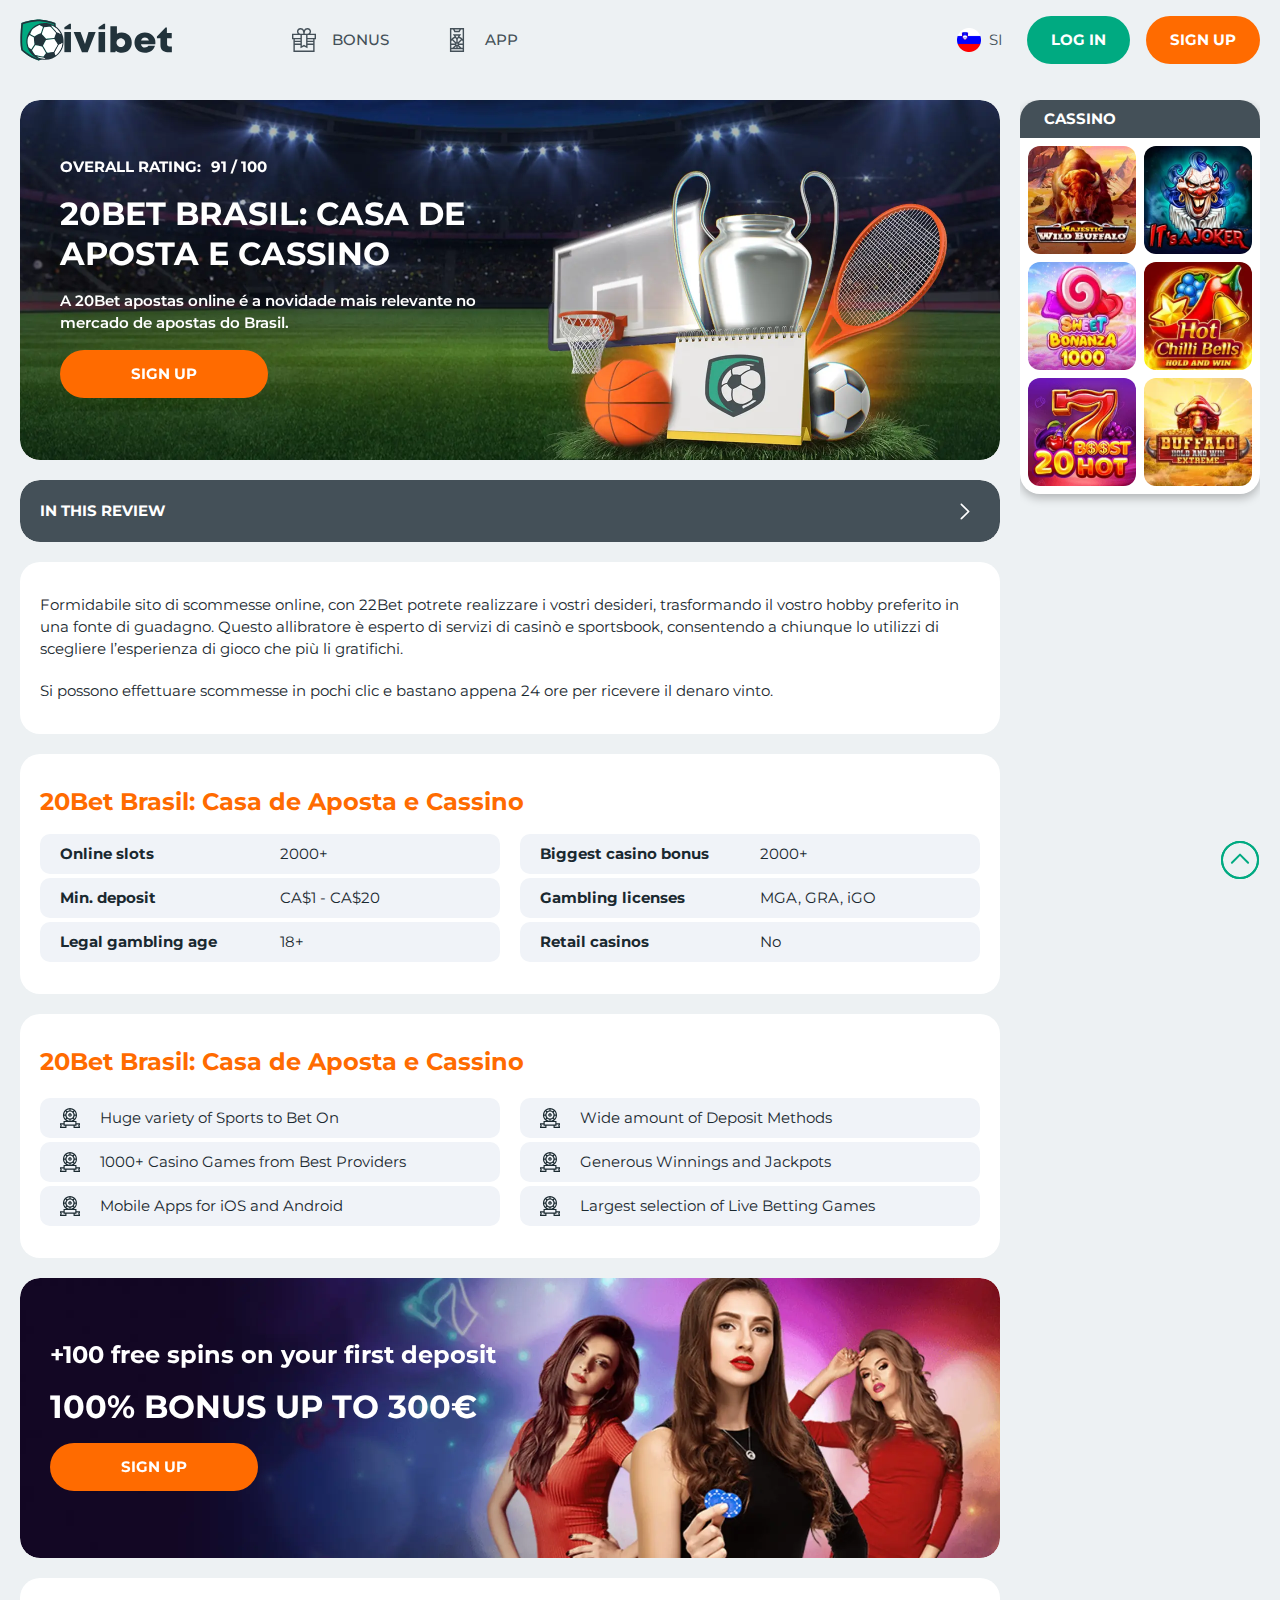
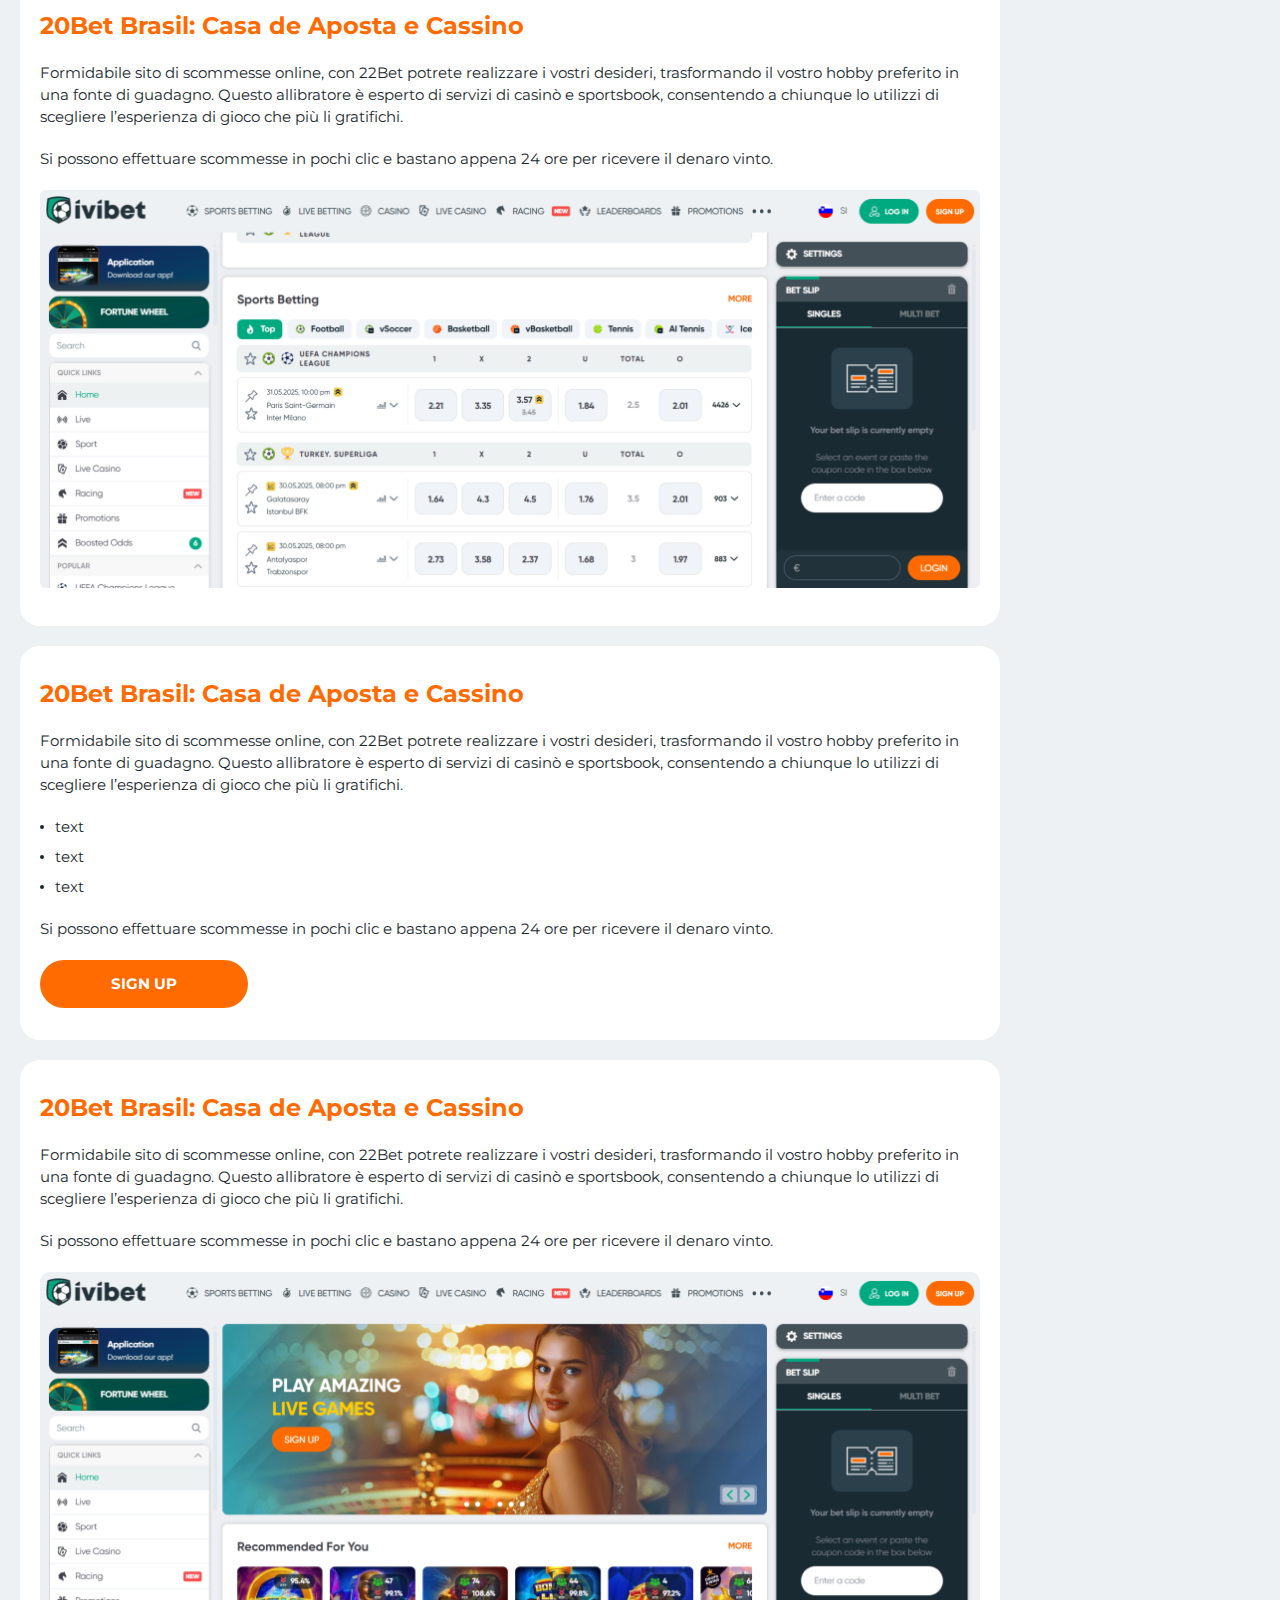
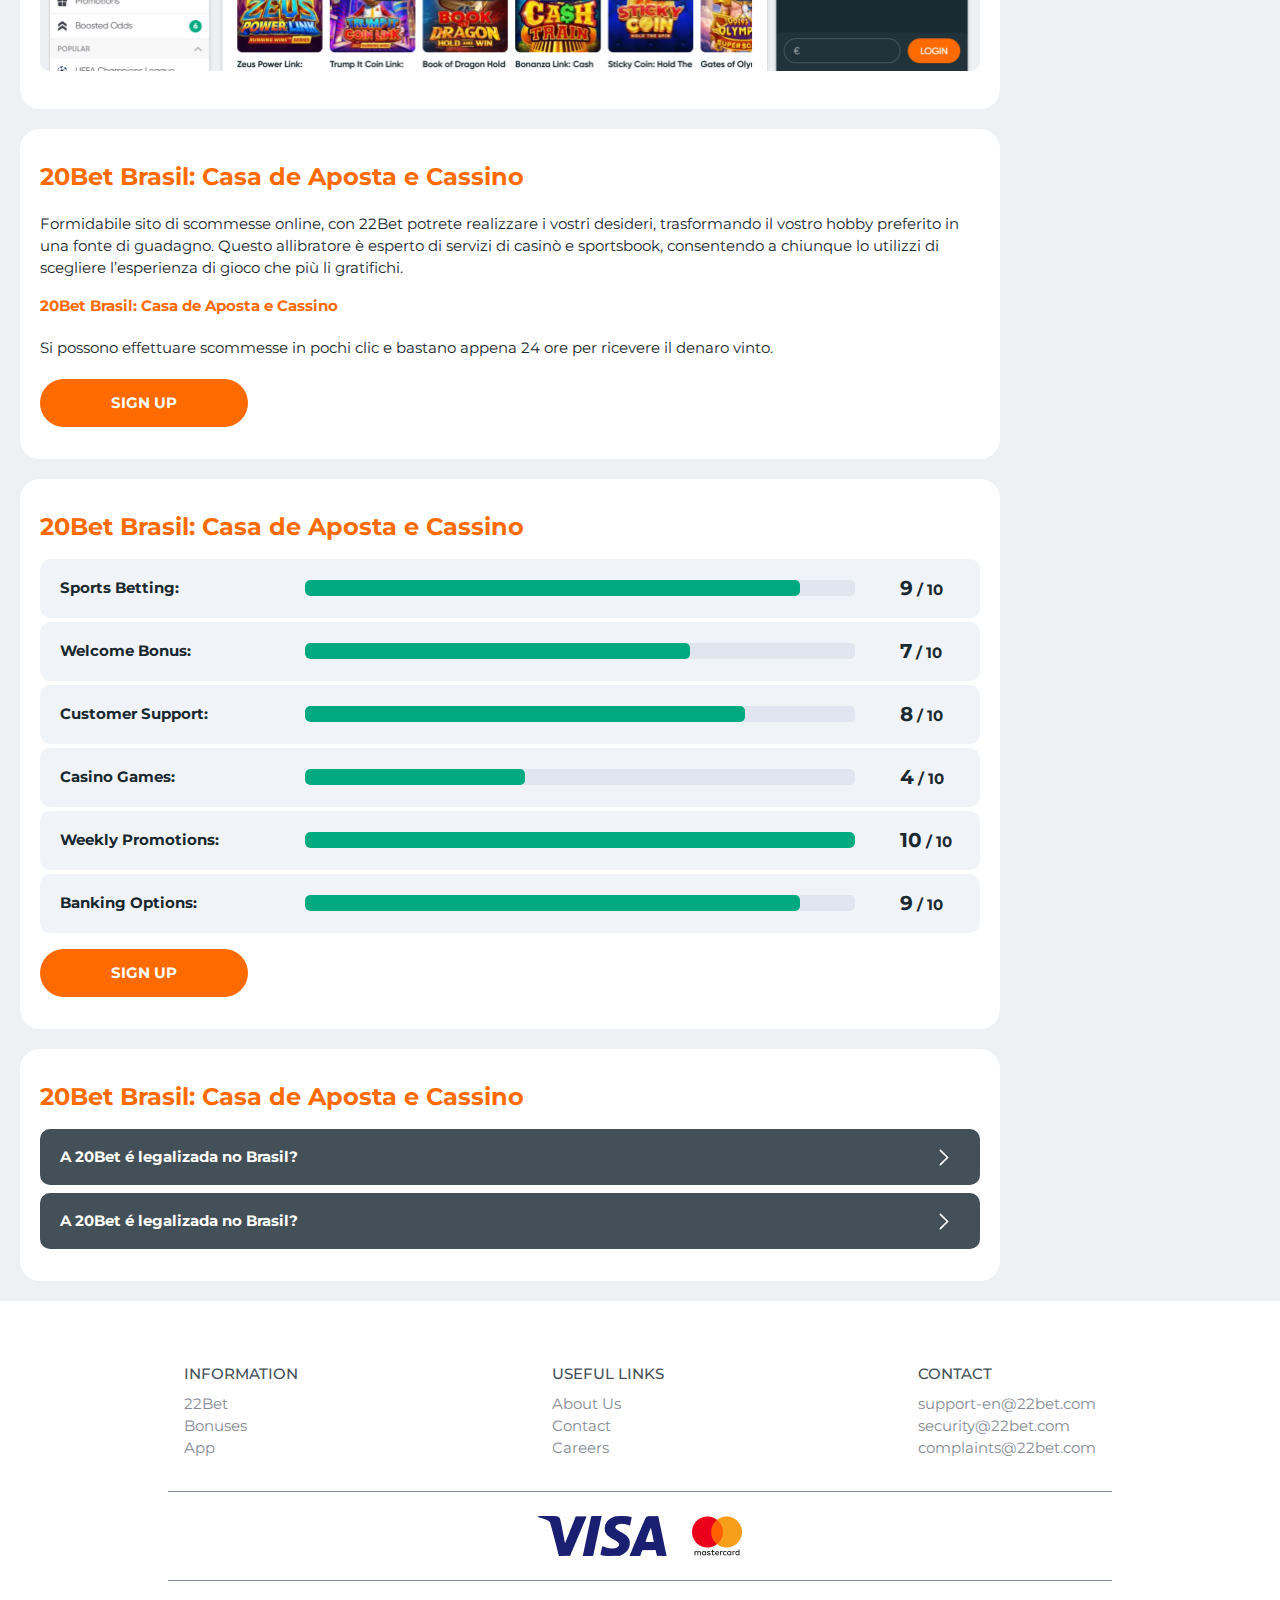
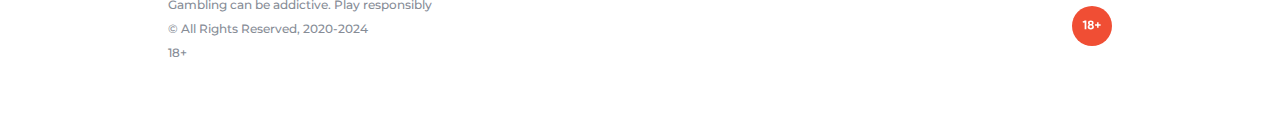
<file: index.html>
<!DOCTYPE html>
<html lang="si">
  <head>
    <meta charset="UTF-8" />
   
    <meta name="viewport" content="width=device-width, initial-scale=1.0" />
    <title>20Bet Brasil: casa de aposta e cassino</title>
    <meta name="description" content />
    <meta property="og:site_name" content />
    <meta property="og:title" content />
    <meta property="og:type" content="website" />
    <meta property="og:url" content />
    <meta property="og:image" content />
    <meta property="og:image:alt" content />
    <meta property="og:locale" content="si" />
    <meta property="og:description" content />
    <link rel="preconnect" href="https://fonts.googleapis.com" />
    <link rel="preconnect" href="https://fonts.gstatic.com" crossorigin />
   <link
  href="https://fonts.googleapis.com/css2?family=Montserrat:wght@100;200;300;400;500;600;700;800;900&display=swap"
  rel="stylesheet"
/>

    <link rel="stylesheet" href="./css/reset.css" />
    <link rel="stylesheet" href="./css/main.css" />
    <link rel="stylesheet" href="./css/media.css"/>
    <link rel="icon" href="./images/icon.png" type="image/x-icon"/>
    <script
    src="https://code.jquery.com/jquery-3.6.1.min.js"
    integrity="sha256-o88AwQnZB+VDvE9tvIXrMQaPlFFSUTR+nldQm1LuPXQ="
    crossorigin="anonymous"
  ></script>
  
 
  </head>
  <body>
    <header class="header">
      <section class="content header__content">
        <a href="#" class="logo header__logo"
          ><img src="./images/logo.svg" alt="logo" title
        /></a>
        <button class="header__btn-menu" >
          <svg width="16px" height="16px" viewBox="0 0 16 16" xmlns="http://www.w3.org/2000/svg">
              <rect y="0" width="16" height="3" rx="1.5"></rect>
              <rect y="6.5" width="16" height="3" rx="1.5"></rect>
              <rect y="13" width="16" height="3" rx="1.5"></rect>
            </svg>
        </button>

          <nav class="menu header__menu">
            <ul class="header__menu-list">
              <li>
                <a href="#">
                  <span
                    ><img src="./images/bonus-header.svg" alt="Bonus" title
                  /></span>
                  <span>Bonus</span>
                </a>
              </li>
             
              <li>
                <a href="#">
                  <span
                    ><img
                      src="./images/app-header.svg"
                      alt="mobile"
                      title
                  /></span>
                  <span>App</span>
                </a>
              </li>
             
            </ul>
            <div class="header__button header__button-menu " >
              <a href="#" class="button  button__login-menu">log in</a>
              <a href="#" class="button button__menu">sign up</a>
            </div>
          </nav>
        
          <div class="header__language">
            <div class="header__flag-wrap">
              <a class="header__country" href="#">
                <span><img src="./images/flag.png" alt=" Flag" title /></span>
                <span>si</span>
              </a>
            </div>
              
          </div>
         
            <a href="#" class="button button__login">log in</a>
            <a href="#" class="button button__singup">sign up</a>
         
      </section>
    </header>
     <main class="main home">
      <section class="main__wrap">
        <aside class="sidebar sidebar-left ">
          
                <div class="sidebar-left__quik">
                  <div class="menu__links-desk">Popular sport</div>
                  <ul class="menu__links">
                    <li>
                      <a href="#"
                        ><img
                          src="./images/main/soccer.svg"
                          alt="Soccer"
                          title
                        />Soccer</a
                      >
                    </li>
                    <li>
                      <a href="#"
                        ><img
                          src="./images/main/basketball.svg"
                          alt="Basketball"
                          title
                        />Basketball</a
                      >
                    </li>
                    <li>
                      <a href="#"
                        ><img
                          src="./images/main/table-tennis.svg"
                          alt="Table Tennis"
                          title
                        />Table Tennis</a
                      >
                    </li>
                    <li>
                      <a href="#"
                        ><img
                          src="./images/main/volleyball.svg"
                          alt="Volleyball"
                          title
                        />Volleyball</a
                      >
                    </li>
                    <li>
                      <a href="#"
                        ><img
                          src="./images/main/tennis.svg"
                          alt="Tennis"
                          title
                        />Tennis</a
                      >
                    </li>
                    <li>
                      <a href="#"
                        ><img
                          src="./images/main/esoccer.svg"
                          alt="ESoccer"
                          title
                        />ESoccer</a
                      >
                    </li>
                   
                  </ul>
                </div>
              
                <div class="sidebar-left__review">
                  <div class="menu__review-desk">In this review</div>
                  <ul class="menu__review">
                    <li><a href="#">Review of 22Bet</a></li>
                    <li><a href="#">Registration</a></li>
                    <li><a href="#">22Bet Betting Expert Reviews</a></li>
                    <li><a href="#">Layouts and navigation</a></li>
                    <li><a href="#">Sports betting</a></li>
                    <li><a href="#">Sports offers</a></li>
                    <li><a href="#">Live betting</a></li>
                    <li><a href="#">Cash out</a></li>
                    <li><a href="#">Live stream</a></li>
                  </ul>
                </div>
             
        </aside>
       <section class="content__wrapper ">

       
          <section class="content hero">
           
            <div class="background">
              <img src="./images/main/bg-main.webp" alt="hero" title />
              
            </div>
            <div class="hero__wrapper">
              <div class="hero__data">
                <div class="hero__rating" >
                  <p>Overall Rating:</p>
                 
                  <span >
                    <span >91</span>
                  <span>/</span> 
                  <span >100</span>
                
                  </span>
                </div>
                <h1 class="title general hero__title">
                  20Bet Brasil: casa de aposta e cassino
                </h1>
                <p class="hero__text">A 20Bet apostas online é a novidade mais relevante no mercado de apostas do Brasil.</p>
                <a href="#" class="button  hero__button">Sign Up</a>
              </div>
             
            </div>
          </section>
          <section class="content menu-review__content">
              

            
                <div class="menu__review-desk menu__review-content">In this review</div>
                <ul class="menu__review menu__review-list">
                  <li><a href="#">Review of 22Bet</a></li>
                  <li><a href="#">Registration</a></li>
                  <li><a href="#">22Bet Betting Expert Reviews</a></li>
                  <li><a href="#">Layouts and navigation</a></li>
                  <li><a href="#">Sports betting</a></li>
                  <li><a href="#">Sports offers</a></li>
                  <li><a href="#">Live betting</a></li>
                  <li><a href="#">Cash out</a></li>
                  <li><a href="#">Live stream</a></li>
                </ul>
             
          
          </section>
          <section class="content article">
            <p>
              Formidabile sito di scommesse online, con 22Bet potrete realizzare i vostri desideri, trasformando il vostro hobby preferito in una fonte di guadagno. Questo allibratore è esperto di servizi di casinò e sportsbook, consentendo a chiunque lo utilizzi di scegliere l’esperienza di gioco che più li gratifichi.
            </p>
            <p>
              Si possono effettuare scommesse in pochi clic e bastano appena 24 ore per ricevere il denaro vinto.
            </p>
          </section>
          <section class="content about">

            <h2 class="title high about__title">20Bet Brasil: Casa de Aposta e Cassino</h2>
            <table class="about__table">
              <tbody class="about__group">
                
                  <tr>
                  <td>Online slots</td>
                  <td>2000+</td>
                 </tr>
                 <tr>
                  <td>Min. deposit</td>
                  <td>CA$1 - CA$20</td>
                 </tr>
                 <tr>
                  <td>Legal gambling age</td>
                  <td>18+</td>
                 </tr>
                </div>
              </tbody>
              <tbody class="about__group">
                    <tr>
                    <td>Biggest casino bonus</td>
                    <td>2000+</td>
                  </tr>
                  <tr>
                    <td>Gambling licenses</td>
                    <td>MGA, GRA, iGO</td>
                  </tr>
                  <tr>
                    <td>Retail casinos</td>
                    <td>No</td>
                  </tr>
                </div>
              </tbody>
            </table>
          </section> 
          <section class="content features">
            <h2 class="title high features__title">20Bet Brasil: Casa de Aposta e Cassino</h2>
              <div class="features__list">
                <div class="features__info">
                
                <ul >
                  <li class="features__item">
                    
                          Huge variety of Sports to Bet On
                  </li>
                  <li>
                  
                    1000+ Casino Games from Best Providers
                  </li>
                  <li>
                    
                    Mobile Apps for iOS and Android
                  </li>
                
                </ul>
                </div>
           
               <div class="features__info">
                
            
                <ul >
                  <li>
                 
                    Wide amount of Deposit Methods
                  </li>
                  <li>
                    
                    Generous Winnings and Jackpots
                  </li>
                  <li>
                   
                    Largest selection of Live Betting Games
                  </li>
                  
                </ul>
               </div>
              </div>
            
          </section>  

          
       
         
          <section class="content banner">
           
            <div class="background banner__backgroud">
              <img
                src="./images/main//banner-main.webp"
                alt="banner"
                title
              />
              
            </div>
            <div class="banner__info">
              <h2 class="title high banner__title">
                +100 free spins on your first deposit
                <span>100% Bonus up to 300€</span>
              </h2>
              <a href="#" class="button banner__button">sign up</a>
            </div>
          </section>
          <section class="content article">
            <h2 class="title high article__title">20Bet Brasil: Casa de Aposta e Cassino</h2>
            <p>
              Formidabile sito di scommesse online, con 22Bet potrete realizzare i vostri desideri, trasformando il vostro hobby preferito in una fonte di guadagno. Questo allibratore è esperto di servizi di casinò e sportsbook, consentendo a chiunque lo utilizzi di scegliere l’esperienza di gioco che più li gratifichi.
            </p>
            <p>
              Si possono effettuare scommesse in pochi clic e bastano appena 24 ore per ricevere il denaro vinto.
            </p>
            <div class="images">
              <img src="./images/main/image1-main.png" alt="banner" title />
            </div>
          </section>
          <section class="content article">
            <h2 class="title high article__title">20Bet Brasil: Casa de Aposta e Cassino</h2>
            <p>
              Formidabile sito di scommesse online, con 22Bet potrete realizzare i vostri desideri, trasformando il vostro hobby preferito in una fonte di guadagno. Questo allibratore è esperto di servizi di casinò e sportsbook, consentendo a chiunque lo utilizzi di scegliere l’esperienza di gioco che più li gratifichi.
            </p>
            <ul>
              <li>text</li>
              <li>text</li>
              <li>text</li>
            </ul>
            <p>
              Si possono effettuare scommesse in pochi clic e bastano appena 24 ore per ricevere il denaro vinto.
            </p>
            
            <a href="#" class="button article__button">Sign Up</a>
          </section>
          <section class="content article">
            <h2 class="title high article__title">20Bet Brasil: Casa de Aposta e Cassino</h2>
            <p>
              Formidabile sito di scommesse online, con 22Bet potrete realizzare i vostri desideri, trasformando il vostro hobby preferito in una fonte di guadagno. Questo allibratore è esperto di servizi di casinò e sportsbook, consentendo a chiunque lo utilizzi di scegliere l’esperienza di gioco che più li gratifichi.
            </p>
            <p>
              Si possono effettuare scommesse in pochi clic e bastano appena 24 ore per ricevere il denaro vinto.
            <div class="images">
              <img src="./images/main/image2-main.png" alt="banner" title/>
            </div>
          </section>
          <section class="content article">
            <h2 class="title high article__title">20Bet Brasil: Casa de Aposta e Cassino</h2>
            <p>
              Formidabile sito di scommesse online, con 22Bet potrete realizzare i vostri desideri, trasformando il vostro hobby preferito in una fonte di guadagno. Questo allibratore è esperto di servizi di casinò e sportsbook, consentendo a chiunque lo utilizzi di scegliere l’esperienza di gioco che più li gratifichi.
            </p>

            <h3>20Bet Brasil: Casa de Aposta e Cassino</h3>

            <p>
              Si possono effettuare scommesse in pochi clic e bastano appena 24 ore per ricevere il denaro vinto.
            </p>
            <a href="#" class="button article__button">Sign Up</a>
          </section>
          <section class="content ratings ">
            <h2 class="ratings__title title high">
              20Bet Brasil: Casa de Aposta e Cassino
            </h2>
            
            <div class="ratings__content">
              <ul class="ratings__list">
                <li>
                 
                  <div  class="ratings__info">
                    
                    <span class="ratings__data">
                      <span>9</span>
                      <span>/</span>
                      <span>10</span>
                    </span>
                     <div class="ratings__img">
                    <span style="width: 90%" ></span>
                  </div>
                    <p>Sports betting:</p>
                
                  </div>
                 
                </li>
                <li>
                  
                  <div class="ratings__info">
                    <span class="ratings__data">
                      <span>7</span>
                      <span>/</span>
                      <span>10</span>
                    </span>
                      <div class="ratings__img">
                    <span style="width: 70%" ></span>
                  </div>
                    <p>Welcome Bonus:
                    </p> 
                  </div>
                 
                </li>
                <li>
                  
                  <div class="ratings__info">
                    <span class="ratings__data">
                      <span>8</span>
                      <span>/</span>
                      <span>10</span>
                    </span>
                     <div class="ratings__img">
                    <span style="width: 80%" ></span>
                  </div>
                    <p>Customer support:</p>
              
                  </div>
                 
              </li>
              </ul>
              <ul class="ratings__list">
              <li>
               
                <div class="ratings__info">
                  <span class="ratings__data">
                    <span>4</span>
                    <span>/</span>
                    <span>10</span>
                  </span>
                    <div class="ratings__img">
                    <span style="width: 40%" ></span>
                  </div>
                  <p>Casino games:</p>
                
                </div>
              
              
               
              </li>
                <li>
                 
                  <div class="ratings__info">
                    <span class="ratings__data">
                      <span>10</span>
                      <span>/</span>
                      <span>10</span>
                    </span>
                      <div class="ratings__img">
                    <span style="width: 100%" ></span>
                  </div>
                    <p>Weekly Promotions:
                    </p>
              
                  </div>
                  
                  
                </li> 
              <li>
               
                <div class="ratings__info">
                  <span class="ratings__data">
                    <span>9</span>
                    <span>/</span>
                    <span>10</span>
                  </span>
                   <div class="ratings__img">
                    <span style="width: 90%" ></span>
                  </div>
                  <p>Banking Options:</p>
                  
                </div> 
               
              </li> 
            
              </ul>
             
            </div>
         
            <a href="#" class="button ratings__button">Sign Up</a>
          </section>
          <section class="content faq">
            <h2 class="title high faq__title">20Bet Brasil: Casa de Aposta e Cassino</h2>
            <ul class="faq__list ">
              <li class="faq__item"  >
                <h3 class="title medium faq__subtitle js-button-expander"  >A 20Bet é legalizada no Brasil?
                 </h3>
                <div  class="faq__answer js-expand-content" >
                  <p  >
                    Sim, a casa de apostas tem licença emitida por Curaçao, que é reconhecida no Brasil e a permite atuar por aqui.
                  </p>
                </div>
              </li>
              <li class="faq__item"  >
                <h3 class="title medium faq__subtitle js-button-expander"  >A 20Bet é legalizada no Brasil?</h3>
                <div class="faq__answer js-expand-content" >
                  <p  >
                    Sim, a casa de apostas tem licença emitida por Curaçao, que é reconhecida no Brasil e a permite atuar por aqui.
                  </p>
                </div>
              </li> 
            </ul>
          </section>
          
        </section> 
        <aside class="sidebar sidebar-right ">
         
              <div class="sidebar-right__desk">
                          <div class="menu__cards">Cassino</div>
                    <ul class="menu__casino">
                      <li>
                        <a href="#"
                          ><img
                            src="./images/main/casino1.png"
                            alt="gallery-casino"
                            title
                        /></a>
                      </li>
                      <li>
                        <a href="#"
                          ><img
                            src="./images/main/casino2.png"
                            alt="gallery-casino"
                            title
                        /></a>
                      </li>
                      <li>
                        <a href="#"
                          ><img
                            src="./images/main/casino3.png"
                            alt="gallery-casino"
                            title
                        /></a>
                      </li>
                      <li>
                        <a href="#"
                          ><img
                            src="./images/main/casino4.png"
                            alt="gallery-casino"
                            title
                        /></a>
                      </li>
                      <li>
                        <a href="#"
                          ><img
                            src="./images/main/casino5.png"
                            alt="gallery-casino"
                            title
                        /></a>
                      </li>
                      <li>
                        <a href="#"
                          ><img
                            src="./images/main/casino6.png"
                            alt="gallery-casino"
                            title
                        /></a>
                      </li>
                    </ul>
              </div>
           
        </aside> 
        <div class=""  onclick="scrollToTop()">
          <button class="main__arrow" id="scrollToTopBtn"></button>
        </div> 
        
      </section>
    </main> 
     <footer class=" footer ">
      <section class="content footer__content">
        <ul class="footer__menu">
          <li>
            <div>Information</div>
            <ul class="footer__info">
              <li><a href="#">22Bet</a></li>
              <li><a href="#">Bonuses</a></li>
              <li><a href="#">App</a></li>
            </ul>
          </li>
          <li>
            <div>Useful Links</div>
            <ul class="footer__info">
              <li><a href="#">About Us</a></li>
              <li><a href="#">Contact</a></li>
              <li><a href="#">Careers</a></li>
            </ul>
          </li>
          <li>
            <div>Contact</div>
            <ul class="footer__info">
              <li><a href="mailto:support-en@22bet.com">support-en@22bet.com</a></li>
              <li><a href="mailto:security@22bet.com">security@22bet.com</a></li>
              <li><a href="mailto:complaints@22bet.com">complaints@22bet.com</a></li>
            </ul>
          </li>
        </ul>
       
          <ul class="footer__cards-list">
            <li>
              <a href="#"
                ><img src="./images/visa.png" alt="cardvisa" title
              /></a>
            </li>
            <li>
              <a href="#"
                ><img
                  src="./images/mastercard.png"
                  alt="mastercard"
                  title
              /></a>
            </li>
            
          </ul>
       
        <div class="footer__wrapp">
          <div class="footer__text">
            <p>
              Gambling can be addictive. Play responsibly
            </p>
            <p>&copy; All Rights Reserved, 2020-2024</p>
            <p>18+</p>
          </div>
          <div class="footer__age">
            <img src="./images/age.svg" alt="age" title />
          </div>
        </div>
        
      </section>
    </footer>
    <script src="./js/arrowUp.js" defer></script>
    <script src="./js/sidebar.js" defer></script>
    <script src="./js/expander.js" defer></script>
    <script src="./js/mobile-menu.js" defer></script>
   
  </body>
</html>
</file>
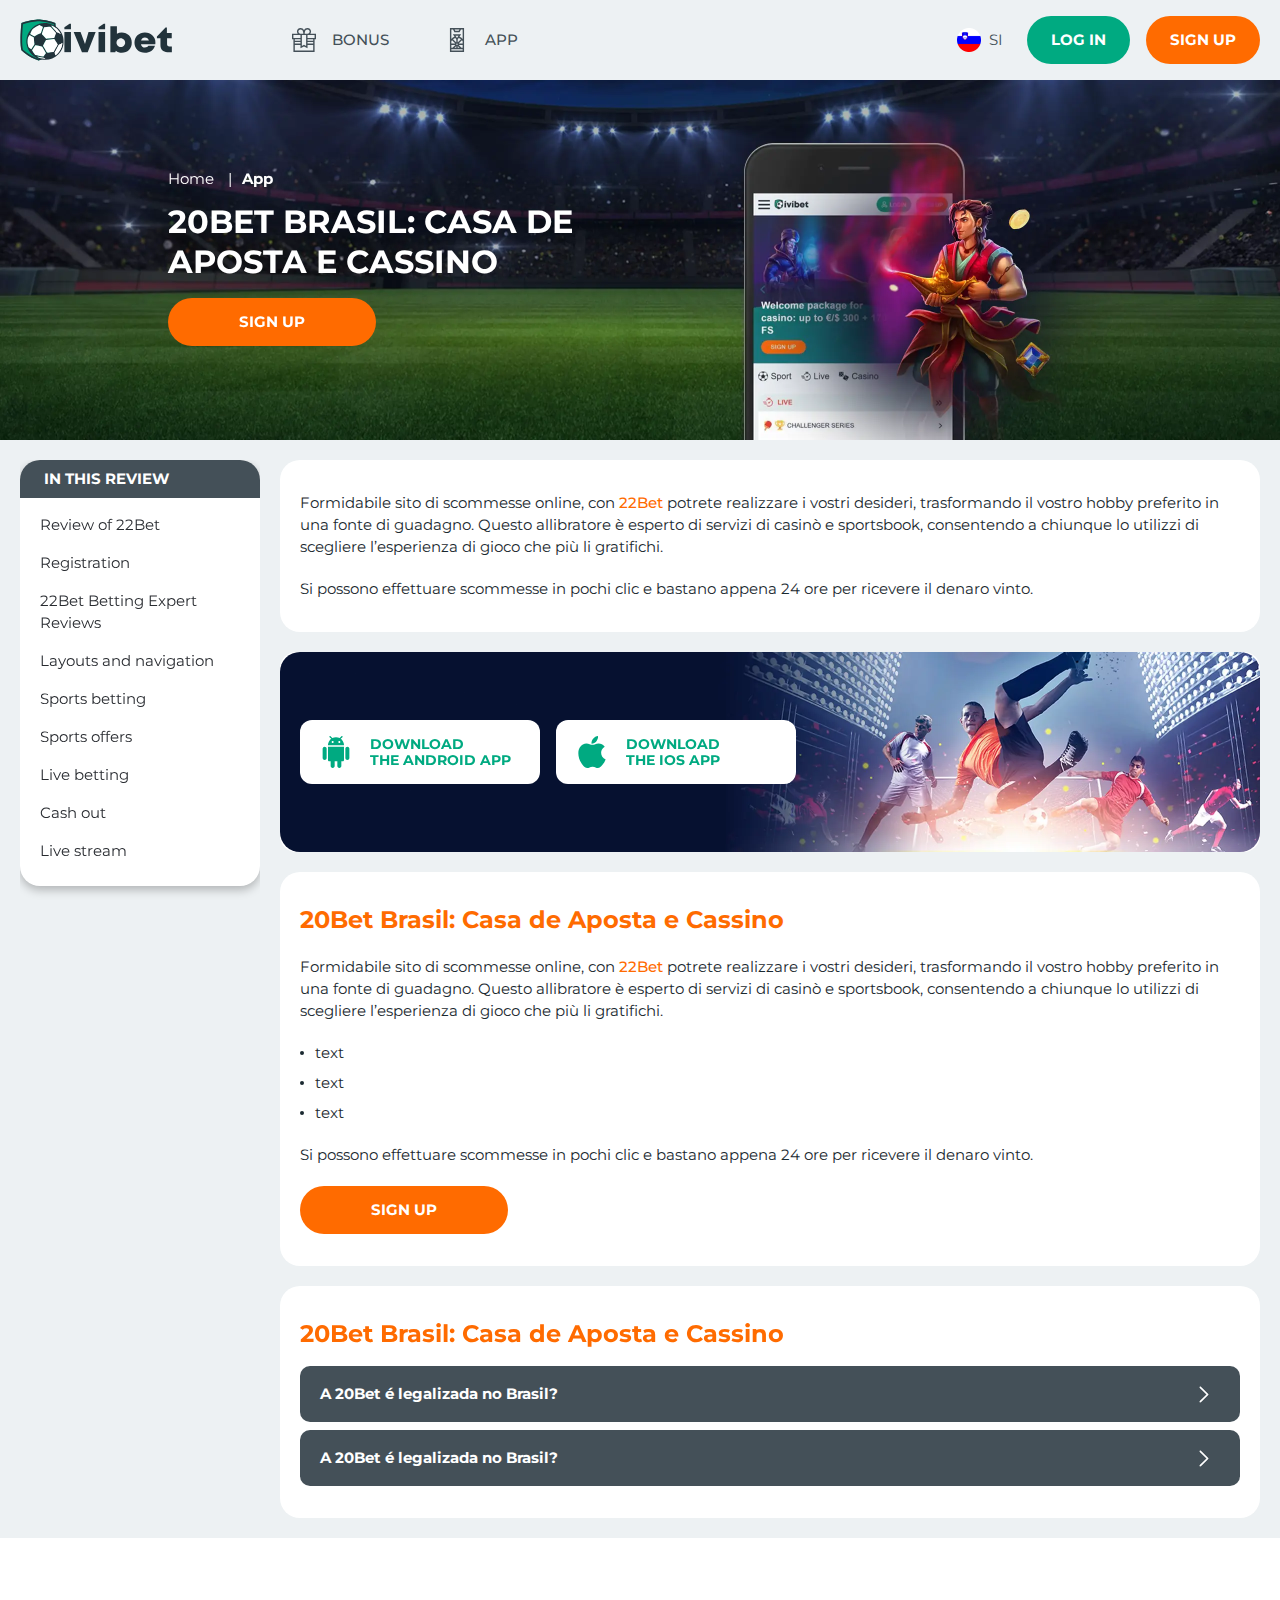
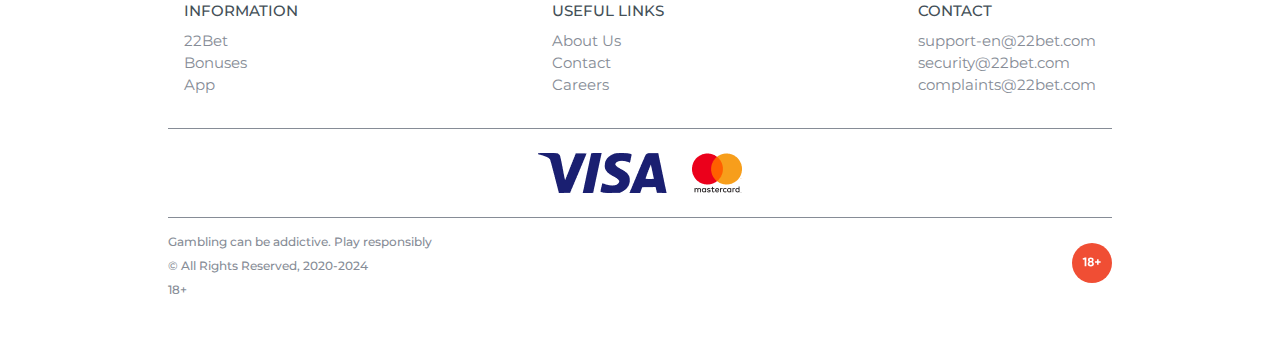
<file: app.html>
<!DOCTYPE html>
<html lang="si">
  <head>
    <meta charset="UTF-8" />
   
    <meta name="viewport" content="width=device-width, initial-scale=1.0" />
    <title>20Bet Brasil: casa de aposta e cassino</title>
    <meta name="description" content />
    <meta property="og:site_name" content />
    <meta property="og:title" content />
    <meta property="og:type" content="website" />
    <meta property="og:url" content />
    <meta property="og:image" content />
    <meta property="og:image:alt" content />
    <meta property="og:locale" content="si" />
    <meta property="og:description" content />
    <link rel="preconnect" href="https://fonts.googleapis.com" />
    <link rel="preconnect" href="https://fonts.gstatic.com" crossorigin />
    <link
  href="https://fonts.googleapis.com/css2?family=Montserrat:wght@100;200;300;400;500;600;700;800;900&display=swap"
  rel="stylesheet"
/>

    <link rel="stylesheet" href="./css/reset.css" />
    <link rel="stylesheet" href="./css/main.css" />
    <link rel="stylesheet" href="./css/media.css"/>
    <link rel="icon" href="./images/icon.png" type="image/x-icon"/>
    <script
    src="https://code.jquery.com/jquery-3.6.1.min.js"
    integrity="sha256-o88AwQnZB+VDvE9tvIXrMQaPlFFSUTR+nldQm1LuPXQ="
    crossorigin="anonymous"
  ></script>
 
 
  </head>
  <body>
    <header class="header">
      <section class="content header__content">
        <a href="#" class="logo header__logo"
          ><img src="./images/logo.svg" alt="logo" title
        /></a>
        <button class="header__btn-menu" >
          <svg width="16px" height="16px" viewBox="0 0 16 16" xmlns="http://www.w3.org/2000/svg">
              <rect y="0" width="16" height="3" rx="1.5"></rect>
              <rect y="6.5" width="16" height="3" rx="1.5"></rect>
              <rect y="13" width="16" height="3" rx="1.5"></rect>
            </svg>
        </button>

          <nav class="menu header__menu">
            <ul class="header__menu-list">
              <li>
                <a href="#">
                  <span
                    ><img src="./images/bonus-header.svg" alt="Bonus" title
                  /></span>
                  <span>Bonus</span>
                </a>
              </li>
              
              <li>
                <a href="#">
                  <span
                    ><img
                      src="./images/app-header.svg"
                      alt="mobile"
                      title
                  /></span>
                  <span>App</span>
                </a>
              </li>
             
            </ul>
            <div class="header__button header__button-menu " >
              <a href="#" class="button  button__login-menu">log in</a>
              <a href="#" class="button button__menu">sign up</a>
            </div>
          </nav>
        
          <div class="header__language">
            <div class="header__flag-wrap">
              <a class="header__country" href="#">
                <span><img src="./images/flag.png" alt=" Flag" title /></span>
                <span>si</span>
              </a>
            </div>
             
          </div>
         
            <a href="#" class="button button__login">log in</a>
            <a href="#" class="button button__singup">sign up</a>
         
      </section>
    </header>
     <main class="main home main-page">
        <section class=" hero hero__page">
           
            <div class="background background-page">
              <img src="./images/app/bg-app.webp" alt="hero" title />
              
            </div>
            <div class="hero__wrapper hero__wrapper-page">
              <div class="hero__data hero__data-page">
                <ul class="breadcrumbs"
                
              >
                <li
                 
                >
                  <a href="#" >
                    <span >Home</span></a
                  >
                
                </li>
                <li
                 
                >
                  <a href="#" > <span >App</span></a>
                
                </li>
              </ul>
                <h1 class="title general hero__title">
                  20Bet Brasil: casa de aposta e cassino
                </h1>
                
                <a href="#" class="button  hero__button">Sign Up</a>
              </div>
             
            </div>
          </section>
      <section class="main__wrap main__wrap-page">
        <aside class="sidebar sidebar-left sidebar-left-page ">
          
              
                <div class="sidebar-left__review">
                  <div class="menu__review-desk">In this review</div>
                  <ul class="menu__review">
                    <li><a href="#">Review of 22Bet</a></li>
                    <li><a href="#">Registration</a></li>
                    <li><a href="#">22Bet Betting Expert Reviews</a></li>
                    <li><a href="#">Layouts and navigation</a></li>
                    <li><a href="#">Sports betting</a></li>
                    <li><a href="#">Sports offers</a></li>
                    <li><a href="#">Live betting</a></li>
                    <li><a href="#">Cash out</a></li>
                    <li><a href="#">Live stream</a></li>
                  </ul>
                </div>
             
        </aside>
       <section class="content__wrapper content__wrapper-page">
          <section class="content menu-review__content menu-review__content-page">
                <div class="menu__review-desk menu__review-content ">In this review</div>
                <ul class="menu__review menu__review-list">
                  <li><a href="#">Review of 22Bet</a></li>
                  <li><a href="#">Registration</a></li>
                  <li><a href="#">22Bet Betting Expert Reviews</a></li>
                  <li><a href="#">Layouts and navigation</a></li>
                  <li><a href="#">Sports betting</a></li>
                  <li><a href="#">Sports offers</a></li>
                  <li><a href="#">Live betting</a></li>
                  <li><a href="#">Cash out</a></li>
                  <li><a href="#">Live stream</a></li>
                </ul>
          </section>
          <section class="content article">
            <p>
              Formidabile sito di scommesse online, con
              <a href="#" class="article__links">22Bet</a> potrete realizzare i
              vostri desideri, trasformando il vostro hobby preferito in una
              fonte di guadagno. Questo allibratore è esperto di servizi di
              casinò e sportsbook, consentendo a chiunque lo utilizzi di
              scegliere l’esperienza di gioco che più li gratifichi.
            </p>
            <p>
              Si possono effettuare scommesse in pochi clic e bastano appena 24
              ore per ricevere il denaro vinto.
            </p>
          </section>
          <section class="content banner banner__app">
            <div class="background banner__background-app">
              <img src="./images/app/banner-app.webp" alt="banner" title />
              
            </div>
            <div class="banner__content banner__content-app">
              <div class="button__wrap-app">
                <a href="#" class="banner__btn banner__btn-app">
                Download </br>
                the IOS app
                </a>
                <a href="#" class="banner__btn banner__btn-android"
                  >Download </br> the Android app</a
                >
              </div>
              
           
            </div>
          </section>
        
          <section class="content article">
            <h2 class="title high article__title">
              20Bet Brasil: Casa de Aposta e Cassino
            </h2>
            <p>
              Formidabile sito di scommesse online, con
              <a href="#" class="article__links">22Bet</a> potrete realizzare i
              vostri desideri, trasformando il vostro hobby preferito in una
              fonte di guadagno. Questo allibratore è esperto di servizi di
              casinò e sportsbook, consentendo a chiunque lo utilizzi di
              scegliere l’esperienza di gioco che più li gratifichi.
            </p>
            <ul>
              <li>text</li>
              <li>text</li>
              <li>text</li>
            </ul>
            <p>
              Si possono effettuare scommesse in pochi clic e bastano appena 24
              ore per ricevere il denaro vinto.
            </p>

            <a href="#" class="button article__button">Sign Up</a>
          </section>
          <section class="content faq">
            <h2 class="title high faq__title">20Bet Brasil: Casa de Aposta e Cassino</h2>
            <ul class="faq__list ">
              <li class="faq__item"  >
                <h3 class="title medium faq__subtitle js-button-expander"  >A 20Bet é legalizada no Brasil?
                 </h3>
                <div  class="faq__answer js-expand-content" >
                  <p  >
                    Sim, a casa de apostas tem licença emitida por Curaçao, que é reconhecida no Brasil e a permite atuar por aqui.
                  </p>
                </div>
              </li>
              <li class="faq__item"  >
                <h3 class="title medium faq__subtitle js-button-expander"  >A 20Bet é legalizada no Brasil?</h3>
                <div class="faq__answer js-expand-content" >
                  <p  >
                    Sim, a casa de apostas tem licença emitida por Curaçao, que é reconhecida no Brasil e a permite atuar por aqui.
                  </p>
                </div>
              </li> 
            </ul>
          </section>
         
        </section> 
       
        
      </section>
    </main> 
     <footer class=" footer ">
      <section class="content footer__content">
        <ul class="footer__menu">
          <li>
            <div>Information</div>
            <ul class="footer__info">
              <li><a href="#">22Bet</a></li>
              <li><a href="#">Bonuses</a></li>
              <li><a href="#">App</a></li>
            </ul>
          </li>
          <li>
            <div>Useful Links</div>
            <ul class="footer__info">
              <li><a href="#">About Us</a></li>
              <li><a href="#">Contact</a></li>
              <li><a href="#">Careers</a></li>
            </ul>
          </li>
          <li>
            <div>Contact</div>
            <ul class="footer__info">
              <li><a href="mailto:support-en@22bet.com">support-en@22bet.com</a></li>
              <li><a href="mailto:security@22bet.com">security@22bet.com</a></li>
              <li><a href="mailto:complaints@22bet.com">complaints@22bet.com</a></li>
            </ul>
          </li>
        </ul>
       
          <ul class="footer__cards-list">
            <li>
              <a href="#"
                ><img src="./images/visa.png" alt="cardvisa" title
              /></a>
            </li>
            <li>
              <a href="#"
                ><img
                  src="./images/mastercard.png"
                  alt="mastercard"
                  title
              /></a>
            </li>
            
          </ul>
       
        <div class="footer__wrapp">
          <div class="footer__text">
            <p>
              Gambling can be addictive. Play responsibly
            </p>
            <p>&copy; All Rights Reserved, 2020-2024</p>
            <p>18+</p>
          </div>
          <div class="footer__age">
            <img src="./images/age.svg" alt="age" title />
          </div>
        </div>
        
      </section>
    </footer>
   
    <script src="./js/sidebar.js" defer></script>
    <script src="./js/expander.js" defer></script>
    <script src="./js/mobile-menu.js" defer></script>
    
  </body>
</html>
</file>
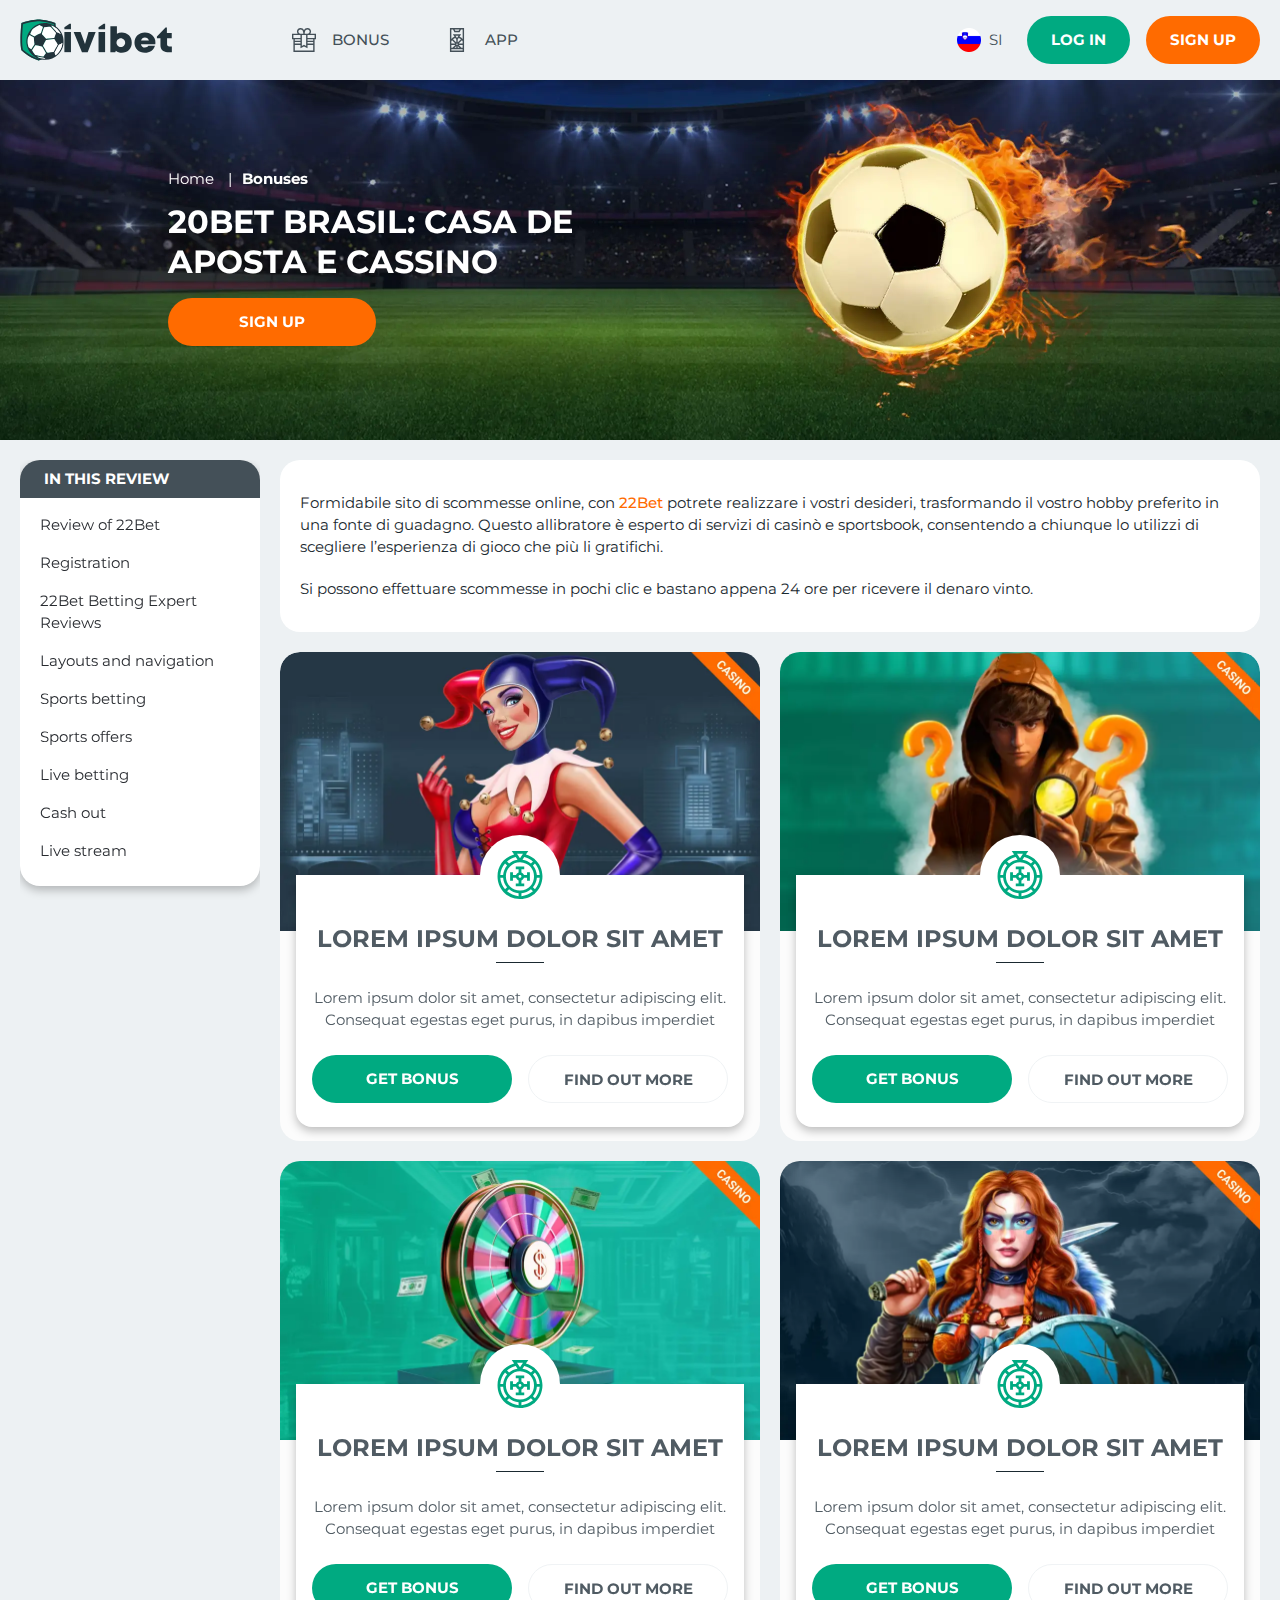
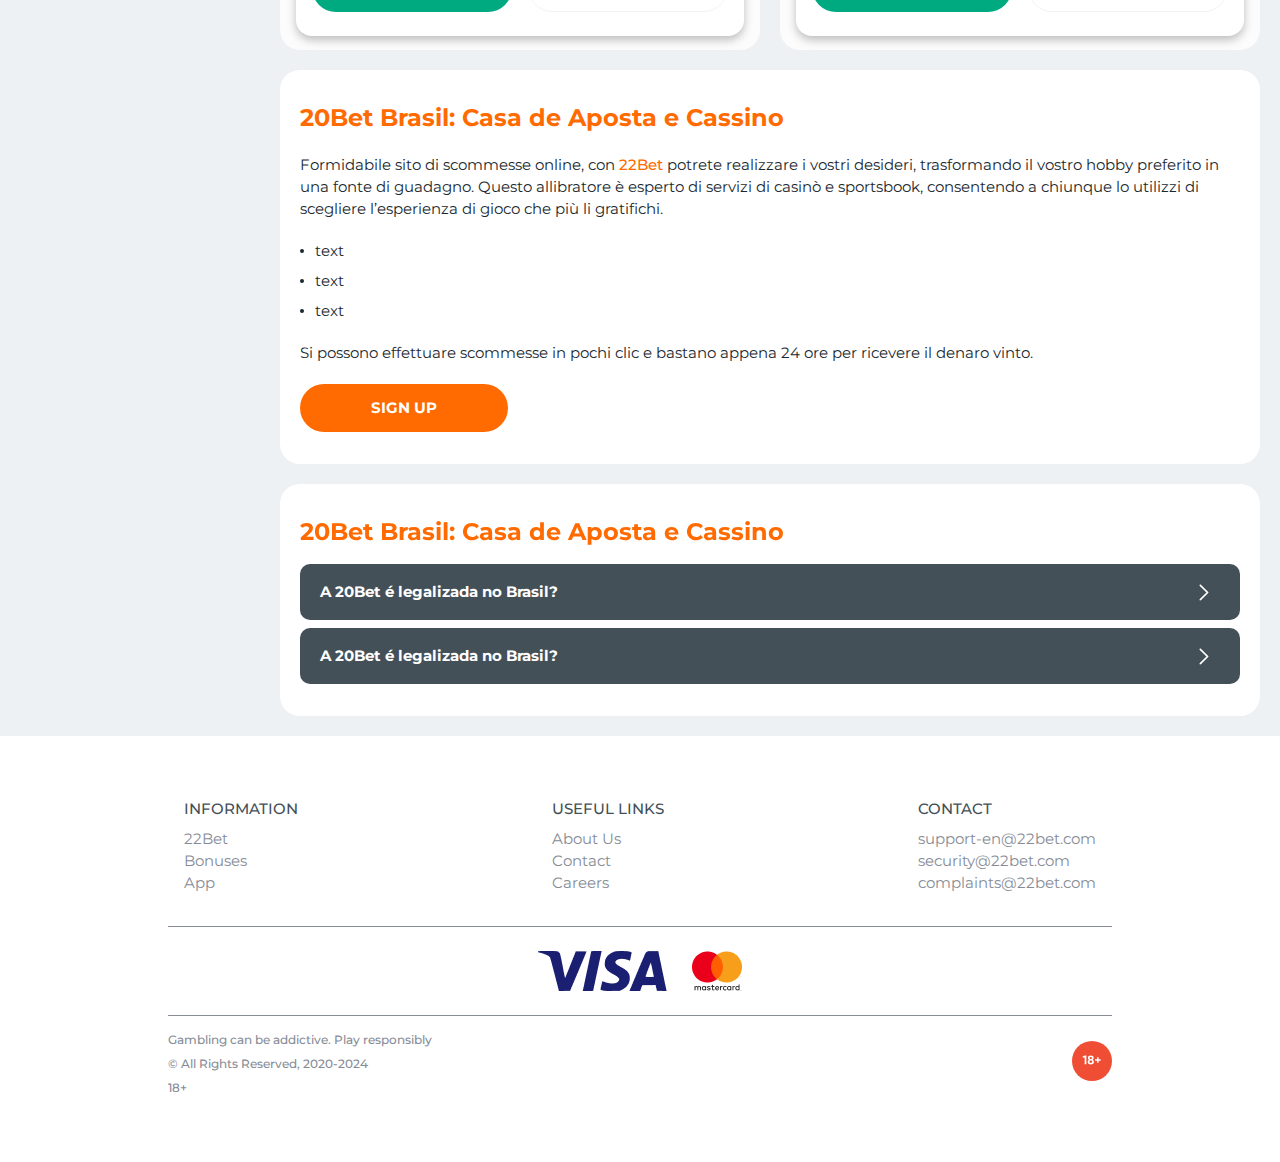
<file: bonus.html>
<!DOCTYPE html>
<html lang="si">
  <head>
    <meta charset="UTF-8" />

    <meta name="viewport" content="width=device-width, initial-scale=1.0" />
    <title>20Bet Brasil: casa de aposta e cassino</title>
    <meta name="description" content />
    <meta property="og:site_name" content />
    <meta property="og:title" content />
    <meta property="og:type" content="website" />
    <meta property="og:url" content />
    <meta property="og:image" content />
    <meta property="og:image:alt" content />
    <meta property="og:locale" content="si" />
    <meta property="og:description" content />
    <link rel="preconnect" href="https://fonts.googleapis.com" />
    <link rel="preconnect" href="https://fonts.gstatic.com" crossorigin />
    <link
      href="https://fonts.googleapis.com/css2?family=Montserrat:wght@100;200;300;400;500;600;700;800;900&display=swap"
      rel="stylesheet"
    />

    <link rel="stylesheet" href="./css/reset.css" />
    <link rel="stylesheet" href="./css/main.css" />
    <link rel="stylesheet" href="./css/media.css" />
    <link rel="icon" href="./images/icon.png" type="image/x-icon" />
    <script
      src="https://code.jquery.com/jquery-3.6.1.min.js"
      integrity="sha256-o88AwQnZB+VDvE9tvIXrMQaPlFFSUTR+nldQm1LuPXQ="
      crossorigin="anonymous"
    ></script>
    
   
  </head>
  <body>
    <header class="header">
      <section class="content header__content">
        <a href="#" class="logo header__logo"
          ><img src="./images/logo.svg" alt="logo" title
        /></a>
        <button class="header__btn-menu">
          <svg
            width="16px"
            height="16px"
            viewBox="0 0 16 16"
            xmlns="http://www.w3.org/2000/svg"
          >
            <rect y="0" width="16" height="3" rx="1.5"></rect>
            <rect y="6.5" width="16" height="3" rx="1.5"></rect>
            <rect y="13" width="16" height="3" rx="1.5"></rect>
          </svg>
        </button>

        <nav class="menu header__menu">
          <ul class="header__menu-list">
            <li>
              <a href="#">
                <span
                  ><img src="./images/bonus-header.svg" alt="Bonus" title
                /></span>
                <span>Bonus</span>
              </a>
            </li>

            <li>
              <a href="#">
                <span
                  ><img
                    src="./images/app-header.svg"
                    alt="mobile"
                    title
                /></span>
                <span>App</span>
              </a>
            </li>
          </ul>
          <div class="header__button header__button-menu">
            <a href="#" class="button button__login-menu">log in</a>
            <a href="#" class="button button__menu">sign up</a>
          </div>
        </nav>

        <div class="header__language">
          <div class="header__flag-wrap">
            <a class="header__country" href="#">
              <span><img src="./images/flag.png" alt=" Flag" title /></span>
              <span>si</span>
            </a>
          </div>
        </div>

        <a href="#" class="button button__login">log in</a>
        <a href="#" class="button button__singup">sign up</a>
      </section>
    </header>
    <main class="main home main-page">
      <section class="hero hero__page">
        <div class="background background-page">
          <img src="./images/bonus/bg-bonus.webp" alt="hero" title />
        </div>
        <div class="hero__wrapper hero__wrapper-page">
          <div class="hero__data hero__data-page">
            <ul class="breadcrumbs">
              <li>
                <a href="#"> <span>Home</span></a>
              </li>
              <li>
                <a href="#"> <span>Bonuses</span></a>
              </li>
            </ul>
            <h1 class="title general hero__title">
              20Bet Brasil: casa de aposta e cassino
            </h1>

            <a href="#" class="button hero__button">Sign Up</a>
          </div>
        </div>
      </section>
      <section class="main__wrap main__wrap-page">
        <aside class="sidebar sidebar-left sidebar-left-page">
          <div class="sidebar-left__review">
            <div class="menu__review-desk">In this review</div>
            <ul class="menu__review">
              <li><a href="#">Review of 22Bet</a></li>
              <li><a href="#">Registration</a></li>
              <li><a href="#">22Bet Betting Expert Reviews</a></li>
              <li><a href="#">Layouts and navigation</a></li>
              <li><a href="#">Sports betting</a></li>
              <li><a href="#">Sports offers</a></li>
              <li><a href="#">Live betting</a></li>
              <li><a href="#">Cash out</a></li>
              <li><a href="#">Live stream</a></li>
            </ul>
          </div>
        </aside>
        <section class="content__wrapper content__wrapper-page">
          <section
            class="content menu-review__content menu-review__content-page"
          >
            <div class="menu__review-desk menu__review-content">
              In this review
            </div>
            <ul class="menu__review menu__review-list">
              <li><a href="#">Review of 22Bet</a></li>
              <li><a href="#">Registration</a></li>
              <li><a href="#">22Bet Betting Expert Reviews</a></li>
              <li><a href="#">Layouts and navigation</a></li>
              <li><a href="#">Sports betting</a></li>
              <li><a href="#">Sports offers</a></li>
              <li><a href="#">Live betting</a></li>
              <li><a href="#">Cash out</a></li>
              <li><a href="#">Live stream</a></li>
            </ul>
          </section>
          <section class="content article">
            <p>
              Formidabile sito di scommesse online, con
              <a href="#" class="article__links">22Bet</a> potrete realizzare i
              vostri desideri, trasformando il vostro hobby preferito in una
              fonte di guadagno. Questo allibratore è esperto di servizi di
              casinò e sportsbook, consentendo a chiunque lo utilizzi di
              scegliere l’esperienza di gioco che più li gratifichi.
            </p>
            <p>
              Si possono effettuare scommesse in pochi clic e bastano appena 24
              ore per ricevere il denaro vinto.
            </p>
          </section>
          <section class="content bonuses">
            <ul class="bonuses__list">
              <li class="bonuses__item">
                <div class="bonuses__img">
                  <img src="./images/bonus/banner-bonus1.webp" alt="" title="" />
                </div>
                <div class="bonuses__desc">
                  <div class="wrap">
                    <span class="bonuses__icon">
                      <img
                        src="./images/bonus/bonus-icon.svg"
                        alt=""
                        title=""
                      />
                    </span>
                    <h2 class="title high bonuses__title">
                      Lorem ipsum dolor sit amet
                    </h2>
                    <div class="bonuses__text">
                      <p>
                        Lorem ipsum dolor sit amet, consectetur adipiscing elit.
                        Consequat egestas eget purus, in dapibus imperdiet
                      </p>
                    </div>
                    <div class="bonuses__buttons">
                      <a href="#" class="button bonuses__button">Get Bonus</a>
                      <a href="#" class="button bonuses__button"
                        >Find out more</a
                      >
                    </div>
                  </div>
                </div>
              </li>

              <li class="bonuses__item">
                <div class="bonuses__img">
                  <img src="./images/bonus/banner-bonus2.webp" alt="" title="" />
                </div>
                <div class="bonuses__desc">
                  <div class="wrap">
                    <span class="bonuses__icon">
                      <img
                        src="./images/bonus/bonus-icon.svg"
                        alt=""
                        title=""
                      />
                    </span>
                    <h2 class="title high bonuses__title">
                      Lorem ipsum dolor sit amet
                    </h2>
                    <div class="bonuses__text">
                      <p>
                        Lorem ipsum dolor sit amet, consectetur adipiscing elit.
                        Consequat egestas eget purus, in dapibus imperdiet
                      </p>
                    </div>
                    <div class="bonuses__buttons">
                      <a href="#" class="button bonuses__button">Get Bonus</a>
                      <a href="#" class="button bonuses__button"
                        >Find out more</a
                      >
                    </div>
                  </div>
                </div>
              </li>

              <li class="bonuses__item">
                <div class="bonuses__img">
                  <img src="./images/bonus/banner-bonus3.webp" alt="" title="" />
                </div>
                <div class="bonuses__desc">
                  <div class="wrap">
                    <span class="bonuses__icon">
                      <img
                        src="./images/bonus/bonus-icon.svg"
                        alt=""
                        title=""
                      />
                    </span>
                    <h2 class="title high bonuses__title">
                      Lorem ipsum dolor sit amet
                    </h2>
                    <div class="bonuses__text">
                      <p>
                        Lorem ipsum dolor sit amet, consectetur adipiscing elit.
                        Consequat egestas eget purus, in dapibus imperdiet
                      </p>
                    </div>
                    <div class="bonuses__buttons">
                      <a href="#" class="button bonuses__button">Get Bonus</a>
                      <a href="#" class="button bonuses__button"
                        >Find out more</a
                      >
                    </div>
                  </div>
                </div>
              </li>

              <li class="bonuses__item">
                <div class="bonuses__img">
                  <img src="./images/bonus/banner-bonus4.webp" alt="" title="" />
                </div>
                <div class="bonuses__desc">
                  <div class="wrap">
                    <span class="bonuses__icon">
                      <img
                        src="./images/bonus/bonus-icon.svg"
                        alt=""
                        title=""
                      />
                    </span>
                    <h2 class="title high bonuses__title">
                      Lorem ipsum dolor sit amet
                    </h2>
                    <div class="bonuses__text">
                      <p>
                        Lorem ipsum dolor sit amet, consectetur adipiscing elit.
                        Consequat egestas eget purus, in dapibus imperdiet
                      </p>
                    </div>
                    <div class="bonuses__buttons">
                      <a href="#" class="button bonuses__button">Get Bonus</a>
                      <a href="#" class="button bonuses__button"
                        >Find out more</a
                      >
                    </div>
                  </div>
                </div>
              </li>
            </ul>
          </section>

          <section class="content article">
            <h2 class="title high article__title">
              20Bet Brasil: Casa de Aposta e Cassino
            </h2>
            <p>
              Formidabile sito di scommesse online, con
              <a href="#" class="article__links">22Bet</a> potrete realizzare i
              vostri desideri, trasformando il vostro hobby preferito in una
              fonte di guadagno. Questo allibratore è esperto di servizi di
              casinò e sportsbook, consentendo a chiunque lo utilizzi di
              scegliere l’esperienza di gioco che più li gratifichi.
            </p>
            <ul>
              <li>text</li>
              <li>text</li>
              <li>text</li>
            </ul>
            <p>
              Si possono effettuare scommesse in pochi clic e bastano appena 24
              ore per ricevere il denaro vinto.
            </p>

            <a href="#" class="button article__button">Sign Up</a>
          </section>

          <section class="content faq">
            <h2 class="title high faq__title">
              20Bet Brasil: Casa de Aposta e Cassino
            </h2>
            <ul class="faq__list">
              <li class="faq__item">
                <h3 class="title medium faq__subtitle js-button-expander">
                  A 20Bet é legalizada no Brasil?
                </h3>
                <div class="faq__answer js-expand-content">
                  <p>
                    Sim, a casa de apostas tem licença emitida por Curaçao, que
                    é reconhecida no Brasil e a permite atuar por aqui.
                  </p>
                </div>
              </li>
              <li class="faq__item">
                <h3 class="title medium faq__subtitle js-button-expander">
                  A 20Bet é legalizada no Brasil?
                </h3>
                <div class="faq__answer js-expand-content">
                  <p>
                    Sim, a casa de apostas tem licença emitida por Curaçao, que
                    é reconhecida no Brasil e a permite atuar por aqui.
                  </p>
                </div>
              </li>
            </ul>
          </section>
        </section>
      </section>
    </main>
    <footer class="footer">
      <section class="content footer__content">
        <ul class="footer__menu">
          <li>
            <div>Information</div>
            <ul class="footer__info">
              <li><a href="#">22Bet</a></li>
              <li><a href="#">Bonuses</a></li>
              <li><a href="#">App</a></li>
            </ul>
          </li>
          <li>
            <div>Useful Links</div>
            <ul class="footer__info">
              <li><a href="#">About Us</a></li>
              <li><a href="#">Contact</a></li>
              <li><a href="#">Careers</a></li>
            </ul>
          </li>
          <li>
            <div>Contact</div>
            <ul class="footer__info">
              <li>
                <a href="mailto:support-en@22bet.com">support-en@22bet.com</a>
              </li>
              <li>
                <a href="mailto:security@22bet.com">security@22bet.com</a>
              </li>
              <li>
                <a href="mailto:complaints@22bet.com">complaints@22bet.com</a>
              </li>
            </ul>
          </li>
        </ul>

        <ul class="footer__cards-list">
          <li>
            <a href="#"><img src="./images/visa.png" alt="cardvisa" title /></a>
          </li>
          <li>
            <a href="#"
              ><img src="./images/mastercard.png" alt="mastercard" title
            /></a>
          </li>
        </ul>

        <div class="footer__wrapp">
          <div class="footer__text">
            <p>Gambling can be addictive. Play responsibly</p>
            <p>&copy; All Rights Reserved, 2020-2024</p>
            <p>18+</p>
          </div>
          <div class="footer__age">
            <img src="./images/age.svg" alt="age" title />
          </div>
        </div>
      </section>
    </footer>

    <script src="./js/sidebar.js" defer></script>
    <script src="./js/expander.js" defer></script>
    <script src="./js/mobile-menu.js" defer></script>
  </body>
</html>
</file>
<file: css/main.css>
html {
  -webkit-text-size-adjust: 100%;
  scroll-behavior: smooth;
}

body {
  display: block;
  position: relative;
  width: 100%;
  background: #edf1f3;

  font-family: "Montserrat", sans-serif;
  font-size: 15px;
  font-weight: 400;
  line-height: 22px;
  text-align: left;
  color: #1a2930;
  overflow-x: hidden;
}

.content {
  display: block;
  position: relative;
  width: 100%;
  max-width: 984px;
  max-width: 1250px;
  overflow: hidden;
  border-radius: 20px;
  background: #ffffff;
  padding: 32px 20px;
  margin: 0 auto 20px auto;
}

h1,
h2,
h3,
h4,
.title {
  display: block;
  position: relative;
  font-size: 32px;
  font-weight: 700;
  line-height: 40px;
  text-align: center;
  color: #ffffff;
}

h1,
.title.general {
  text-transform: uppercase;
}

h2,
.title.high {
  display: flex;
  align-items: center;
  justify-content: left;
  font-size: 24px;
  line-height: 32px;
  color: #FF6B00;
  text-transform: none;
}

h3,
title.medium {
  font-size: 15px;
  line-height: 22px;
  text-align: left;
  color: #FF6B00;
  text-transform: none;
}

article > *,
.article > *,
.desk > * {
  margin-top: 20px;
}

article > *:first-child,
.article > *:first-child,
.desk > *:first-child {
  margin-top: 0 !important;
}

article > h2,
.article > h2,
.desk > h2 {
  margin-top: 32px;
}

article > h3,
.article > h3,
.desk > h3 {
  margin-top: 16px;
}

.button {
  position: relative;

  min-width: 208px;
  height: 48px;
  border-radius: 32px;
  background: #ff6b00;
  overflow: hidden;
  font-size: 15px;
  font-weight: 700;
  line-height: 22px;
  text-align: center;
  text-decoration: none;
  text-transform: uppercase;
  color: #ffffff;
  white-space: nowrap;
  cursor: pointer;
  padding: 13px 24px;
  margin: 0 auto;

  transition: all 0.5s;
}

.button:hover {
  transform: scale(1.1);
}

.header,
.main,
.footer {
  display: flex;
  position: relative;
  justify-content: space-between;
  align-items: center;

  max-width: 1600px;
  max-width: 100%;

  margin: 0 auto;
}

.background {
  display: block;
  position: absolute;
  bottom: 0;
  left: 0;
  height: 100%;
  width: 100%;
  overflow: hidden;
}

.background img {
  position: relative;
  width: 100%;
  height: 100%;
  object-fit: cover;
  border-radius: 20px;
}

.images img {
  border-radius: 6px;
  width: 100%;
  height: 100%;
  overflow: hidden;
}

/* -------------------HEADER---------------- */
.header {
  position: fixed;
  top: 0;
  left: 0;
  right: 0;
  width: 100%;
  z-index: 100;
  background: #edf1f3;
}

.header__content {
  position: relative;
  display: flex;
  flex-direction: row;
  align-items: center;
  justify-content: space-between;
  max-width: 1600px;
  max-height: 80px;
  border-radius: 0;
  background: #edf1f3;
  padding: 16px 48px;
  margin: 0 auto;
}

.logo {
  display: block;
  position: relative;
  max-width: 152px;
  margin-right: 108px;
}

.logo img {
  display: block;
  position: relative;
  width: auto;
  max-height: 48px;
}

.logo:hover {
  transform: scale(1.1);
}
.header__menu {
  display: flex;
  white-space: nowrap;
  max-height: calc(100vh - 60px);
  overflow-y: auto;
}

.header__menu-list {
  display: flex;
  justify-content: center;
  align-items: center;
  white-space: nowrap;
  flex: 1 1 auto;
  gap: 32px;
}
.header__menu-list li {
  display: block;
  padding: 8px 12px;
  transition: all 0.5s;
}
.header__menu-list li:hover {
  filter: brightness(0) saturate(100%) invert(53%) sepia(91%) saturate(464%)
    hue-rotate(121deg) brightness(94%) contrast(97%);
}

.header__menu-list li a {
  display: inline-flex;
  position: relative;
  align-items: center;
  font-weight: 500;
  text-transform: uppercase;
  color: #445058;
  transition: all 0.5s;
}

.header__menu-list a:hover {
  color: #00aa81;
}

.menu a {
  display: none;
}

span {
  display: inline-block;
}

.header__menu-list a img,
.header__flag img {
  width: 24px;
  height: 24px;
  vertical-align: middle;
}

.header__menu-list a span:last-child {
  margin-left: 16px;
}

.header__flag span:first-child {
  flex: 0 1 24px;
}

.header__flag span:last-child {
  text-transform: uppercase;
  color: #445058;
}

.header__flag span:not(:last-child) {
  margin-right: 8px;
}

.header__flag {
  margin-right: 16px;
  margin-left: auto;
}

.button__login {
  background: #00aa81;
  margin-right: 12px;

  margin: auto 16px auto 0;
}
.button__singup {
  margin: auto 0;
}

.button__login,
.button__singup {
  min-width: 100px;
}

.button__login:hover {
  background: #ff6b00;
}

.header__btn-menu {
  display: block;
  flex: 0 1 auto;
  min-width: 0;
  border: 1px solid #ff6b00;
  border-radius: 10px;
  background: #445058;
  padding: 12px;
  margin-left: 12px;
  order: 3;
}

svg {
  position: relative;
  fill: #ff6b00;
  line-height: 1;
  vertical-align: 1;
}

/*  */

.header__language {
  position: relative;
  margin-left: auto;
  margin-right: 16px;
}
.header__country {
  display: flex;
  align-items: center;
  gap: 8px;
  border-radius: 20px;
  padding: 8px;

  margin-left: auto;
}

/* .header__country::after {
  content: "";
  position: absolute;
  display: block;
  width: 16px;
  height: 16px;
  top: 50%;
  transform: translateY(-50%);
  right: 10px;
  background: url(../images/arrowDown-menu.svg) no-repeat center center /
    contain;
  transition: transform 0.3s ease-in-out;
}

.header__country.active::after {
  transform: translateY(-50%) rotate(-180deg);
} */

.header__country span:last-child {
  color: #445058;
  font-weight: 400;
  font-size: 15px;
  line-height: 22px;
  text-transform: uppercase;
}

.header__country img,
.header__flag-link img {
  width: 24px;
  height: 24px;
  vertical-align: middle;
  flex: 0 0 24px;
}

.sidebar__country span {
  display: inline-block;
}

.sidebar__country-menu img {
  width: 24px;
  height: 24px;
  vertical-align: middle;
  margin-right: 10px;
}

.header__country.active {
  border-bottom-right-radius: 0;
  border-bottom-left-radius: 0;
}

.header__flag-wrap {
  border-radius: 20px;
}

.header__country.active {
  border-radius: 20px;
}

.header__flag-menu {
  display: none;
  position: absolute;
  top: 52px;
  right: 240px;
  right: 0;
  height: auto;
  border-radius: 20px;
  background: #ffffff;
  padding: 8px 0;
  z-index: 9999;
}

.header__flag-link {
  display: flex;
  flex-direction: row;
  align-items: center;
  justify-content: flex-start;
  padding: 8px 16px;
  gap: 9px;
}
.header__flag-menu.active {
  display: block;
}

.header__flag-menu ul {
  display: grid;
  grid-template-columns: repeat(3, 1fr);
  gap: 20px;
  padding: 20px;
}

.header__flag-menu ul li {
  width: 100%;
}

.header__flag-link:last-child span {
  font-weight: 400;
  color: #445058;
  text-transform: uppercase;
  display: flex;
  flex: 0 0 30px;
}

.header__btn {
  display: none;
}

.button__close {
  position: absolute;
  top: 8px;
  right: 8px;
  font-size: 18px;
  font-weight: 700;
  background: #fff;
  color: #445058;
  cursor: pointer;
  width: 24px;
  height: 24px;
  display: flex;
  justify-content: center;
  align-items: center;
  border: none;
  background: url(../images/close.svg) no-repeat center center / contain;
  border-radius: 4px;
  padding: 0;
  z-index: 10;
}

/* ------------------ MAIN------------- */
.main.home {
  display: flex;
  margin-bottom: 60px;
}

.main__wrap {
  display: flex;
  position: relative;
  flex: 1 1 100%;
  justify-content: center;
  align-items: stretch;
  max-width: 1600px;
  padding: 20px 48px;
  margin: 0 auto;
}

/*--------------------MAIN__SIDEBAR-------------- */

.sidebar {
  position: relative;
  align-self: stretch;

  flex: 0 0 240px;
}

.sidebar {
  align-self: stretch;
  position: sticky;
  flex: 0 0 240px;
  top: 100px;
  bottom: 20px;
  max-height: calc(100vh - 120px);
  overflow-y: auto;
}

.sidebar::-webkit-scrollbar {
  display: none;
}

.sidebar-left__quik,
.sidebar-left__review,
.sidebar-right__desk {
  overflow: hidden;
  border-radius: 20px;
  background: #ffffff;
  box-shadow: 0px 4px 10px 0px #00000040;
}

.sidebar-left__quik {
  margin-bottom: 24px;
}

.menu__links-desk,
.menu__review-desk,
.menu__cards {
  background: #445058;
  font-weight: 700;
  text-transform: uppercase;
  color: #ffffff;

  padding: 8px 24px;
}

.menu__links {
  padding: 8px 0 16px 0;
}
.menu__links li,
.menu__review li {
  position: relative;
  padding: 8px 16px;
}
.menu__review li {
  padding: 8px 0;
  color: #282b30;
}

.menu__links li a,
.menu__review li a {
  color: #282b30;
}

.menu__links li a img {
  vertical-align: middle;
  margin-right: 8px;
}

.sidebar__review {
  margin-top: 20px;
}

.menu__review-content::after {
  content: "";
  position: absolute;
  right: 19px;
  top: 50%;
  transform: translateY(-50%);
  width: 32px;
  height: 32px;
  background: url(../images/arrow-sibedar.svg) center center / contain;
  transition: transform 0.5s;
}

.menu__review-content.active::after {
  transform: translateY(-50%) rotate(90deg);
}

.menu-review__content {
  display: none;
  padding: 0;
  margin-bottom: 20px;
}

.menu__review-content {
  position: relative;
  padding: 20px;
  border-radius: 20px;
}

.menu__review-content.active {
  border-bottom-left-radius: 0;
  border-bottom-right-radius: 0;
}

.menu__review {
  padding: 8px 20px 16px 20px;
}

.menu__review li {
  transition: all 0.5s ease;
}

.menu__review li a {
  position: relative;
  display: flex;
}

.menu__links li + li {
  margin-top: 8px;
}

.menu__review li:hover a {
  color: #FF6B00;

  font-weight: 700;
}

.menu__review li:hover {
  font-weight: 700;
}

.menu__review.active {
  display: block;
  background: #ffffff;
  border-radius: 20px;
  margin: 8px 0;
}
.menu__review-list {
  padding: 0;
}
.menu__review-list li {
  padding: 8px 16px;
}
.content__wrapper {
  margin: 0 10px;

  flex: 0 1 calc(100% - 240px * 2 - 10px * 2);
}

/* -----------hero ----------- */
.content__wrapper {
  position: relative;
  top: 80px;

  margin-left: 20px;
  margin-right: 20px;
}

.hero {
  position: relative;
  padding: 0;
  height: 360px;
  display: flex;
  align-items: center;
  overflow: hidden;
  padding: 10px;
}

.hero__wrapper {
  display: flex;
  align-items: center;
  height: 242px;
}

.hero__data {
  display: block;
  position: relative;
  max-width: 480px;

  padding: 20px;
  z-index: 2;
}

.hero__text {
  font-weight: 600;
  font-size: 15px;
  line-height: 22px;
  color: #ffffff;
  margin-top: 16px;
}

.hero__title {
  text-align: start;
}

.hero__title > *:first-child {
  color: #ffffff;
}
.hero__title > *:last-child {
  color: #e7fe55;
}

.hero__rating {
  display: flex;
  font-weight: 700;
  text-transform: uppercase;
  color: #ffffff;
  margin-bottom: 16px;
}

.hero__rating span {
  white-space: nowrap;
}

.hero__rating p {
  margin-right: 10px;
}
.hero__button {
  display: inline-block;
  max-width: max-content;
  margin-top: 16px;
}

.background-decor,
.banner__img,
.background-decor-app,
.banner__background-app-decor {
  position: absolute;
  top: 0;
  right: 0;
  bottom: 0;
  z-index: 1;
}
.background-decor,
.background-decor-app {
  padding-left: calc(50% - 510px);
  padding-right: calc(50% - 510px);
}

.banner__background-app-decor {
  right: 176px;
  top: 10px;
  bottom: -10px;
}
/* ------about----------- */

table {
  width: 100%;
  display: flex;
}
.about__group {
  display: flex;
  flex-direction: column;
  width: 50%;
  gap: 4px;
}
.about__group + .about__group {
  margin-left: 20px;
}

table tr {
  display: flex;
  padding: 9px 20px;
 background: #F0F3F8;
 border-radius: 10px;

}

.about__title {
  margin-bottom: 16px;
}

table td:first-child {
  width: 50%;
  font-weight: 700;
  text-transform: none;
  color: #1a2930;
}

table td:last-child {
  width: 50%;
  padding-left: 10px;
}

/* ------------features------ */

.features__info {
  display: block;
  position: relative;
  /* max-width: 462px; */
  height: auto;
}

.features__list {
  display: flex;
  gap: 20px;
  justify-content: space-between;
  margin-top: 20px;
}

.features ul li {
  display: flex;
  align-items: center;
  background: #F0F3F8;
 border-radius: 10px;
  padding: 9px 20px 9px 60px;
}

.features ul li::before {
  content: "";
  display: block;

  position: absolute;
  min-width: 20px;
  height: 20px;
  left: 20px;

  background: url(../images/main/features-icon.svg) no-repeat center center /
    contain;
}

.features__info ul {
  display: flex;
  flex-direction: column;
  gap: 4px;
}

.features__info {
  width: 50%;
}
/* -------------banner---------------- */

.banner {
  display: flex;
  align-items: center;
  justify-content: flex-start;
  overflow: hidden;
  min-height: 280px;
  padding: 10px;
}

.banner__info {
  display: block;
  position: relative;
  width: 60%;
  min-width: 482px;
  text-align: left;

  padding: 20px;
  z-index: 3;
}

.banner__info .banner__title {
  flex-direction: column;
  line-height: 32px;
  font-size: 24px;
  color: #ffffff;
  align-items: flex-start;
  text-align: left;
  text-transform: none;
  margin-bottom: 16px;
  border: none;
}

.banner__title span {
  font-size: 32px;
  line-height: 40px;
  margin-top: 16px;
  text-transform: uppercase;
}

.banner__button {
  display: inline-block;
  margin-right: 0;
  z-index: 3;
}

.banner__button:hover {
  border: 1px solid #ffffff;
  transform: scale(1.1);
}

/* ----------------review------------- */

.article {
  display: flex;
  flex-direction: column;
}
.article ul li {
  position: relative;
  padding-left: 15px;
}

.article ul li + li {
  margin-top: 8px;
}

.article ul li::before {
  content: "  ";
  position: absolute;
  left: 0;
  top: 50%;
  transform: translateY(-50%);
  width: 4px;
  height: 4px;
  border-radius: 50%;
  background: #1a2930;
}

.article__button {
  margin: 20px auto 0 0;
}

/* для нумерованного списка */

.article ol {
  counter-reset: ol;
  position: relative;
}

.article ol li {
  counter-increment: ol;
  position: relative;
  padding-left: 20px;
}

.article ol li::before {
  content: counter(ol) ".";
  display: inline-block;
  position: absolute;
  font: inherit;
  font-weight: 700;
  color: inherit;
  left: 0;
  top: 50%;
  transform: translateY(-50%);
}

/* ------------sidebar-right----------- */

.menu__casino {
  display: flex;
  flex-wrap: wrap;
  gap: 8px;
  align-items: center;
  padding: 8px;
}

.menu__casino li a {
  border-radius: 10px;
  overflow: hidden;
}

.menu__casino li a img {
  display: block;
  border-radius: 12px;
  width: 108px;
  height: 108px;
}

.main__sidebar-right {
  margin-bottom: 0;
}
/* --------------rating------------------- */
.ratings__list {
  display: flex;

  flex-wrap: wrap;
  gap: 4px;
}

.ratings__list li {
  position: relative;
  display: flex;
  justify-content: center;
  flex-direction: column;
  width: 100%;
background: #F0F3F8;
border-radius: 10px;
  padding: 17px 20px;
  color: #ffffff;
}

.ratings__content {
  display: flex;
  flex-direction: column;
  gap: 4px;
  margin-bottom: 16px;
  margin-top: 16px;
}

.ratings__info {
  display: flex;
  flex-direction: row-reverse;
  justify-content: space-between;
  align-items: center;
  font-size: 15px;
  line-height: 22px;
  font-weight: 700;
  color: #1a2930;
  text-transform: capitalize;
  gap: 60px;
}

.ratings__list p {
  font-size: 15px;
  line-height: 22px;
  font-weight: 700;
  text-transform: capitalize;
  flex: 0 0 200px;
}

 .ratings__img {
      max-width: 550px;
      width: 100%;
      height: 16px;
      border-radius: 5px;
    
 background: #E0E6F0;
      overflow: hidden;
    }
    
    
    .ratings__list .ratings__img span {
    all: unset;
    display: block;
    height: 16px;
   
background: #00AA81;
    border-radius: 5px;
    }

.ratings__button {
  display: block;
  width: 208px;
  margin-left: 0;
  margin-right: auto;
}

.ratings__data {
  flex: 0 0 60px;
}
.ratings__data span:first-child {
  font-size: 20px;
  line-height: 24px;
}

/* ----------faq----------------------- */
.faq__subtitle {
  position: relative;
  font-weight: 700;
  font-size: 15px;
  line-height: 22px;
  text-align: left;
  background: #445058;
  border-radius: 10px;
  color: #ffffff;
  text-transform: none;
  cursor: pointer;
  padding: 17px 60px 17px 20px;
}

.faq__list li + li {
  margin-top: 8px;
}

.faq__title {
  margin-bottom: 16px;
}

.faq__subtitle::after {
  content: "";
  display: block;
  position: absolute;
  top: 50%;
  transform: translateY(-50%);
  right: 20px;
  width: 32px;
  height: 32px;
  background: url(../images/faq-arrowDown.svg) no-repeat center center / contain;
  transition: all 0.5s;
}

.faq__subtitle.active::after {
  background: url(../images/ArrowUp-faq.svg) no-repeat center center / contain;
  transform: translateY(-50%) rotate(90deg);
}

.faq__item {
  position: relative;
  border-radius: 10px;
}

.faq__item.active {
  

}

.faq__subtitle.active {
 background: #F0F3F8;
border-radius: 10px 10px 0 0;
  color: #1A2930;
}

.faq__answer {
  position: relative;
 background: #F0F3F8;
  border: 1px solid F8F9FC;
  color: #1a2930;
  padding:0 20px 10px 20px;
  border-radius: 0 0 10px 10px;
}

.js-expand-content {
  display: none;
  overflow: hidden;
}

.js-expand-content.expanded {
  height: 100%;
}

/* ---------main__arrow------ */
.main__arrow {
  display: block;
  position: fixed;
  width: 40px;
  height: 40px;
  right: 20px;
  bottom: 20px;

  background: url(../images/ArrowUp.svg) no-repeat center center / contain;
  z-index: 100;
}

/* ------------footer----------------- */
.footer {
  display: flex;
  position: relative;

  background: #ffffff;
  color: #868c96;
}

.footer__content {
  padding: 30px 20px;
  background: transparent;
  max-width: 984px;
}
.footer__menu {
  display: flex;
  justify-content: space-between;
  padding: 32px 16px;
  border-bottom: 1px solid #868c96;
}

.footer__menu div {
  font-weight: 500;
  color: #445058;
  text-transform: uppercase;
  margin-bottom: 8px;
}
.footer__info a {
  color: inherit;
  transition: all 0.5s;
}

.footer__info a:hover {
  color: #ff6b00;
}

.footer__cards-list {
  display: flex;
  flex-wrap: wrap;
  align-content: center;
  justify-content: center;
  align-items: center;
  border-bottom: 1px solid #868c96;
  padding: 24px 74px;
  gap: 24px;
  margin-bottom: 16px;
}

.footer__cards-list li img {
  width: 100%;
  height: auto;
  display: block;
  transition: all 0.5s;
}

.footer__cards-list li img:hover {
  transform: scale(1.1);
}

.footer__text {
  margin-right: 24px;
}

.footer__text p {
  font-size: 12px;
  font-weight: 500;
  line-height: 16px;
}

.footer__text p + p {
  margin-top: 8px;
}

.footer__wrapp {
  display: flex;
  flex-direction: row;
  justify-content: space-between;
  align-items: center;
  margin-bottom: 16px;
}

.footer__age img {
  max-width: 40px;
  max-height: 40px;
}

.footer__information {
  display: flex;
  justify-content: center;
}

.footer__information li + li {
  margin-left: 24px;
}

/* --------------bonus-page--------------- */
.breadcrumbs {
  display: flex;
  text-align: center;
  margin-bottom: 12px;
  white-space: nowrap;
}

.breadcrumbs li:not(:last-child) a {
  padding-left: 0;
}

.breadcrumbs li a {
  font-weight: 400;
  color: #ffffff;
  padding: 10px;
}

.breadcrumbs li:first-child a:hover {
  color: #ff6b00;
}

.breadcrumbs li:last-child a {
  font-weight: 700;
}

.breadcrumbs > li:not(:last-child):after {
  content: "|";
  position: relative;
  color: #ffffff;
}

.main-page.home {
  top: 80px;
  display: block;
}

.main__wrap-page {
  justify-content: flex-start;
}

.home .hero__page {
  position: relative;
  width: 100vw;
  display: flex;
  justify-content: start;
  align-items: center;
  background: linear-gradient(
    to right,
    rgba(23, 25, 35, 0.8) 100%,
    rgba(23, 25, 35, 0.6) 40%,
    rgba(23, 25, 35, 0.2) 70%,
    rgba(23, 25, 35, 0.8) 80%
  );
  padding-top: 89px;
  padding-bottom: 89px;
  padding-left: calc(50% - 492px);
  padding-right: calc(50% - 492px);
}

.content__wrapper-page {
  top: 0;
}

.content.bonuses {
  padding: 0;
  background: none;
}

.bonuses__list {
  display: flex;
  flex-wrap: wrap;
  gap: 20px;
}

.bonuses__item {
  background-color: #fcfcfc;
  width: calc(50% - 10px);
  max-width: 482px;
  border-radius: 20px;
  padding: 0;
  overflow: hidden;
}

.bonuses__item > * {
  position: relative;
}

.bonuses__item + .bonuses__item {
  margin-top: 0;
}

.bonuses__item:before {
  display: none;
}

.background-page img {
  border-radius: 0;
}

.bonuses__img img {
  display: block;
}

.bonuses__desc {
  margin-top: -56px;
  padding: 0 16px 14px;
}

.bonuses__desc .wrap {
  background-color: #fff;
  border-radius: 0 0 16px 16px;
  color: #505b63;
  -webkit-box-shadow: 0px 4px 10px 0px rgba(0, 0, 0, 0.251);
  -o-box-shadow: 0px 4px 10px 0px rgba(0, 0, 0, 0.251);
  box-shadow: 0px 4px 10px 0px rgba(0, 0, 0, 0.251);
  padding: 48px 16px 24px;
  text-align: center;
}

.bonuses__icon {
  background-color: #fff;
  width: 80px;
  height: 80px;
  border-radius: 50%;
  position: absolute;
  top: -40px;
  left: 0;
  right: 0;
  margin: auto;
  display: -webkit-box;
  display: -ms-flexbox;
  display: flex;
  -webkit-box-align: center;
  -ms-flex-align: center;
  align-items: center;
  -webkit-box-pack: center;
  -ms-flex-pack: center;
  justify-content: center;
}

.title.bonuses__title {
  flex-direction: column;
  color: #505b63;
  border: none;
  position: relative;
  text-transform: uppercase;
}
.bonuses__title:after {
  content: "";
  background-color: #1a2930;
  width: 48px;
  height: 1px;
  display: block;
  margin: 7px auto 0;
}
.bonuses__text {
  margin-top: 24px;
  color: #505b63;
}

.bonuses__text p {
  margin-top: 0;
}

.bonuses__buttons {
  display: -webkit-box;
  display: -ms-flexbox;
  display: flex;
  -webkit-box-pack: center;
  -ms-flex-pack: center;
  justify-content: center;
  -ms-flex-wrap: wrap;
  flex-wrap: wrap;
  gap: 16px;
  margin-top: 24px;
}

.bonuses__button {
  min-width: 170px;
  margin-top: 0;
  padding-top: 13px;
  padding-bottom: 13px;
  width: calc(50% - 8px);
}

.bonuses__button:first-child {
  background-color: #00aa81;
  border-color: #00aa81;
}

.bonuses__button:first-child:hover {
  background: none;
  border: 1px solid #f0f3f5;
  color: #505b63;
}

.bonuses__button:last-child {
  background: none;
  border: 1px solid #f0f3f5;
  color: #505b63;
}

.bonuses__button:last-child:hover {
  background-color: #00aa81;
  color: #ffffff;
}

.article__links {
  color: #ff6b00;

  font-weight: 500;
}

/* --------------------app-page----------- */
.banner__app {
  position: relative;
  display: flex;
  justify-content: flex-start;
  align-items: center;
  min-height: 200px;
  border-radius: 16px;
  padding: 20px;
}

.banner__content-app {
  display: flex;
  flex-direction: column;
  align-items: center;
}
.banner__btn {
  display: flex;
  flex-direction: column;
  position: relative;
  width: 240px;
  height: 64px;
  font-size: 14px;
  font-weight: 700;
  line-height: 16px;
  text-align: left;
  text-decoration: none;
  justify-content: center;
  border-radius: 12px;
  background: #ffffff;

  color: #00aa81;

  cursor: pointer;
  padding: 16px 38px;
  padding: 16px 30px 16px 70px;
  margin: 0 auto;
  transition: all 0.3s ease;
  overflow: hidden;
}

.banner__btn:hover {
  transform: scale(1.1);
}

.button__wrap-app {
  display: flex;

  gap: 16px;
  z-index: 3;
  text-transform: uppercase;
  flex-direction: row-reverse;
}

.banner__btn-android {
  padding: 16px 20px 16px 70px;
}

.banner__btn-app::after,
.banner__btn-android::after {
  content: "";
  position: absolute;
  left: 20px;
  top: 50%;
  transform: translateY(-50%);
  width: 32px;
  height: 32px;
  background: url(../images/app/apple.svg) no-repeat center center / contain;
}

.banner__btn-android::after {
  background: url(../images/app/android.svg) no-repeat center center / contain;
}
.casino__hover-link {
  color: #4da533;
  font-weight: 700;
}
.casino__item h3 {
  font-weight: 700;
  color: #1a2930;
  padding: 8px;
  text-align: center;
}

.casino__hover p {
  color: #ffffff;
  font-weight: 700;
}

.casino__button {
  min-width: 105px;
  padding: 12px 24px;
  margin-top: 4px;
}
.casino__hover {
  display: flex;
  flex-direction: column;
  justify-content: center;
  align-items: center;
  background: #000000cc;
  border-radius: 10px;
  border-bottom-right-radius: 0;
  border-bottom-left-radius: 0;
  position: absolute;
  left: 0;
  top: 0;
  width: 100%;
  height: 100%;
  opacity: 0;
  transform: translateY(100%);
  transition: transform 250ms cubic-bezier(0.4, 0, 0.2, 1),
    -webkit-transform 250ms cubic-bezier(0.4, 0, 0.2, 1);
}
.casino__item {
  position: relative;
  border-radius: 10px;
  background: #ffffff;
  box-shadow: 0px 4px 10px 0px #00000040;
  width: 100%;

  overflow: hidden;
}

.casino__item:hover .casino__hover {
  transform: translateY(0);
  opacity: 1;
}
.casino__img {
  display: block;
  width: 220px;
  height: 220px;
  width: 100%;
  height: auto;
}

.casino__list {
  display: flex;
  flex-wrap: wrap;
  gap: 20px;
  margin-top: 16px;
  display: inline-grid;
  grid-template-columns: auto auto auto auto;
}

.casino__wrapper {
  position: relative;
  overflow: hidden;
}
</file>
<file: css/media.css>
@media screen and (max-width: 480px) {
  .content {
    margin-left: 0;
    margin-right: 0;
  }
}

/* ----------------header------------------- */
@media screen and (max-width: 1554px) {
  .hero__data {
    background: rgba(0, 0, 0, 0.4);
    padding: 20px;
    border-radius: 10px;
  }

  .hero__data-page {
    background: none;
  }

  .hero {
    padding: 20px;
  }

  .ratings__img img {
    width: 36px;
    height: 36px;
  }

  .ratings__info {
    gap: 20px;
  }
}
@media screen and (max-width: 1543px) {
  table td:last-child {
    width: 40%;
  }

  table td:first-child {
    width: 60%;
  }
}

@media screen and (max-width: 1471px) {
  .ratings__img {
    gap: 4px;
  }
}

@media screen and (max-width: 1340px) {
  .header__wrap-nav {
    margin-right: auto;
  }

  .header__app span:nth-child(3n) {
    display: none;
  }
}

@media screen and (max-width: 1281px) {
  .header__btn-menu.active {
    background: #445058;
  }
}

@media screen and (min-width: 1041px) {
  .header__btn-menu {
    display: none;
  }
}

@media screen and (max-width: 1041px) {
  .header__btn-menu svg {
    display: block;
    margin: 0;
  }
}

@media screen and (max-width: 1041px) {
  .header__btn-menu svg rect {
    transform-origin: 50% 50%;
    transition: all 0.5s;
  }
}

@media screen and (max-width: 1041px) {
  .header__btn-menu.active svg rect:nth-child(1) {
    x: -2px;
    y: 6px;
    width: 20px;
    transform: rotate(225deg);
  }

  .header__btn-menu.active svg rect:nth-child(3) {
    opacity: 0;
  }

  .header__btn-menu.active svg rect:nth-child(2) {
    x: -2px;
    y: 6px;
    width: 20px;
    transform: rotate(135deg);
  }
}

@media screen and (max-width: 1041px) {
  .header__menu {
    position: fixed;
    top: 70px;
    left: 0;
    width: 100%;
    height: 0;
    overflow: hidden;
    background: #edeff2;
    text-align: center;
    z-index: 100;
    transition: height 0.5s ease, opacity 0.5s ease;
    opacity: 0;
    padding: 20px 50px;
    overflow-y: auto;
    display: block;
  }

  .header__menu.active {
    display: block;
    height: 100vh;
    opacity: 1;
  }

  .header {
    z-index: 101;
  }
}

@media screen and (max-width: 1041px) {
  .header__menu ul {
    display: flex;
    flex-direction: column;
    justify-content: center;
    text-align: center;
    margin-bottom: 16px;
    gap: 5px;
  }

  .header__menu ul li {
    font-size: 15px;
    white-space: nowrap;
  }

  .header__menu ul li + li {
    margin-top: 10px;
  }

  .menu ul li:not(:last-child) {
    margin-right: 0;
  }
}

@media screen and (max-width: 774px) {
  .rating__table img {
    width: 25px;
  }

  .header__button-menu > .button__login-menu {
    display: inline-block;
    background: #00aa81;
    margin: 0;
  }

  .button__login-menu:hover {
    background: #ec622b;
  }

  .menu .button__singup {
    display: none;
  }

  .header__button {
    display: block;
  }
}

@media screen and (max-width: 687px) {
  .rating__table img {
    width: 22px;
    margin: 0;
  }

  .rating__table tr {
    padding: 16px;
  }
  .banner__info {
    background: rgba(13, 29, 52, 0.7);
    border-radius: 10px;
  }
}

@media screen and (max-width: 664px) {
  .header__content {
    padding: 15px;
  }
  .menu .button__singup {
    display: inline-block;
    margin: 0;
    margin-left: 10px;
  }

  .header__menu .header__button-menu {
    display: flex;
    flex-direction: column;

    justify-content: center;
    align-items: center;
  }

  .header__menu .button__menu {
    display: inline-block;
    margin-top: 20px;
  }
}

@media screen and (max-width: 648px) {
  .button__login {
    display: none;
  }
}

@media screen and (max-width: 576px) {
  .table tr td:nth-child(3) {
    display: none;
  }

  .banner__info .banner__title {
    align-items: center;
    text-align: center;
  }
  .banner__button {
    margin-right: auto;
    margin-left: auto;
    width: 208px;
    display: block;
  }
}

@media screen and (max-width: 561px) {
  .banner__info {
    min-width: 0;
  }
}

@media screen and (max-width: 509px) {
  .banner__info {
    text-align: center;
  }

  .banner__info .banner__title {
    display: block;
    text-align: center;
  }

  .rating__table img {
    width: 18px;
  }

  .table tr td:nth-child(1) {
    font-size: 14px;
    font-weight: 500;
  }
}

@media screen and (max-width: 468px) {
  .header__flag {
    margin-right: 0;
  }

  .hero__data,
  .hero__title {
    text-align: center;
  }

  .hero__rating {
    justify-content: center;
  }

  .banner__title span {
    font-size: 26px;
    line-height: 28px;
  }
  .banner__info .banner__title {
    line-height: 28px;
  }
}

@media screen and (max-width: 447px) {
  .table tr td:nth-child(2) {
    display: none;
  }
  .table tr td:nth-child(3) {
    display: block;
  }
  .rating__table tr {
    padding: 12px;
  }
  .table tr td:nth-child(1) {
    font-weight: 700;
  }
  .main__wrap {
    padding: 20px 10px 10px 10px;
  }

  .header__flag span:last-child {
    display: none;
  }

  .header__flag span:not(:last-child) {
    margin-right: 0;
  }
}

@media screen and (max-width: 1440px) {
  .sidebar-left {
    display: none;
  }

  .hero__data {
    background: none;
  }

  .header__content {
    padding-left: 20px;
    padding-right: 20px;
  }

  table td:last-child {
    width: 50%;
  }

  table td:first-child {
    width: 50%;
  }
}

@media screen and (max-width: 1440px) {
  .menu-review__content {
    display: block;
    padding: 0;
    border-radius: 20px;
  }

  .menu-review-desk {
    padding: 16px;
  }

  .menu-review__content > .menu-review__list.active {
    display: block;
  }
}

/* -----------------main--------- */

@media screen and (max-width: 1440px) {
  .main__wrap {
    padding: 20px;
  }

  .content__wrapper {
    flex: 0 1 calc(100% - 240px - 10px);
    margin: auto 20px 0 0;
  }

  .content__wrapper .content {
    max-width: 100%;
    margin-left: 0;
    margin-right: 0;
  }
}

@media screen and (max-width: 1100px) {
  .content__wrapper {
    flex: 1 1 100%;
    margin-right: 0;
    max-width: 100%;
  }
}

@media screen and (max-width: 560px) {
  .main.home {
    display: block;
  }
}

/* -----------features---------------- */
@media screen and (max-width: 1255px) {
  .hero__data {
    background: rgba(0, 0, 0, 0.4);
  }

  .hero__data-page {
    background: none;
  }
}
@media screen and (max-width: 1227px) {
  table td:last-child {
    width: 40%;
  }

  table td:first-child {
    width: 60%;
  }
}

@media screen and (max-width: 1189px) {
  table td:first-child {
    width: 60%;
    font-weight: 700;
  }

  table td:last-child {
    width: 40%;
  }

  .features__table td:last-child {
    white-space: nowrap;
  }

  table tr {
    padding: 10px;
  }

  .ratings__list li {
    padding: 16px;
  }
}
@media screen and (max-width: 1137px) {
  table,
  .features__list {
    flex-direction: column;
    gap: 4px;
  }
  .features__info,
  .about__group {
    width: 100%;
  }

  .about__group + .about__group {
    margin-left: 0;
  }

  table td:first-child,
  table td:last-child {
    width: 50%;
  }
  .banner__app {
    padding: 20px;
  }
}
@media screen and (max-width: 1100px) {
  .sidebar-right {
    display: none;
  }
}

@media screen and (max-width: 821px) {
  /* .features {
      flex-direction: column;
    } */
  .features__info {
    width: 100%;
  }
  .features__list {
    flex-direction: column;
    width: 100%;
    gap: 4px;
  }

  .ratings__content {
    flex-direction: column;
    gap: 8px;
  }
}

@media screen and (max-width: 800px) {
  .features {
    display: block;
  }

  /* .features__info:first-child{
      margin-bottom: 20px;
    } */

  .banner__title {
    font-size: 28px;
  }
}

@media screen and (max-width: 878px) {
  .background img {
    object-position: 99%;
  }

  .background-page img {
    object-position: 70%;
  }

  .bonuses__desc {
    margin-top: -46px;
  }
  .hero {
    padding: 20px;
  }

  .banner__info {
    background: rgba(13, 29, 52, 0.7);
    border-radius: 10px;
  }

  .banner {
    padding: 20px;
  }

  .hero__data {
    background: rgba(0, 0, 0, 0.4);
    padding: 20px;
    border-radius: 10px;
  }

  .hero__wrapper-page {
    margin-left: 20px;
  }

  .ratings__list p {
    flex: 0 0 160px;
  }

  .ratings__img img {
    width: 32px;
    height: 32px;
  }
}

@media screen and (max-width: 750px) {
  .ratings__list {
    flex-direction: column;
  }

  .ratings__list li:not(:last-child) {
    margin-bottom: 8px;
  }

  .ratings__button {
    margin-left: auto;
  }

  .hero__title {
    font-size: 28px;
  }

  .banner__title {
    font-size: 24px;
  }

  .review__title,
  .ratings__title,
  .faq__title {
    font-size: 28px;
  }

  .header__logo {
    margin-right: auto;
  }
}

@media screen and (max-width: 727px) {
  .ratings__info {
    flex-direction: column-reverse;
  }

  .ratings__list p {
    margin-left: 0;
  }

  .ratings__data,
  .ratings__list p {
    flex: 0;
  }
}

@media screen and (max-width: 650px) {
  table {
    flex-direction: column;
  }
  .about__group {
    width: 100%;
  }
  .about__group + .about__group {
    margin-left: 0;
  }
}

@media screen and (max-width: 600px) {
  .review__title,
  .ratings__title,
  .faq__title {
    font-size: 24px;
    line-height: 32px;
    white-space: wrap;
  }
  .hero__title {
    font-size: 24px;
  }

  .banner__backgroud img {
    object-position: 80%;
  }

  .banner__info {
    width: 100%;
  }

  .header__logo {
    margin-right: auto;
  }
}

@media screen and (max-width: 576px) {
  .button__wrap-app {
    flex-direction: column;
  }
}

@media screen and (max-width: 536px) {
  .button__singup {
    display: none;
  }

  table tr {
    flex-direction: column;
    align-items: center;
    text-align: center;
  }

  table td:first-child,
  table td:last-child {
    width: 100%;
    padding-left: 0;
    padding-right: 0;
  }

  .header__btn-menu {
    margin-left: 0;
  }

  .footer__menu {
    flex-direction: column;
    align-items: center;
    justify-content: center;
  }

  .footer__info {
    text-align: center;
    display: flex;
    flex-direction: column;
  }

  .footer__menu li {
    display: flex;
    flex-direction: column;
    align-items: center;
    justify-content: center;
  }
}

@media screen and (max-width: 493px) {
  .banner__info {
    padding: 15px;
  }

  .background img {
    object-position: 75%;
  }

  .ratings__img img {
    width: 28px;
    height: 28px;
  }
}

@media screen and (max-width: 480px) {
  .hero__wrapper {
    position: relative;
    max-width: 100%;
    align-items: center;
    flex-direction: column;
    justify-content: center;
  }

  .hero__img {
    position: absolute;
    opacity: 0.5;
  }

  .hero__title {
    z-index: 1;
  }

  .hero__button {
    z-index: 1;
  }
  .features__table tr {
    padding: 16px;
  }

  .header__logo {
    margin-right: auto;
  }

  .features__table td:last-child {
    word-wrap: break-word;
    white-space: normal;
  }
}

@media screen and (max-width: 440px) {
  .hero {
    height: 420px;
  }

  .ratings__img img {
    width: 24px;
    height: 24px;
  }

  .bonuses__desc {
    margin-top: -43px;
  }
}
@media screen and (max-width: 395px) {
  .hero__data {
    padding: 16px;
  }
}
@media screen and (max-width: 387px) {
  .hero__data {
    padding: 13px;
  }

  .hero__wrapper-page .hero__data-page {
    padding: 30px 20px;
  }
  .ratings__img {
    gap: 2px;
  }
}

@media screen and (max-width: 370px) {
  .hero__title {
    font-size: 20px;
  }

  .header__app {
    display: none;
  }

  .ratings__info {
    flex-direction: column-reverse;
    gap: 12px;
    width: 100%;
  }
  .ratings__list li {
    align-items: center;
  }

  .banner__backgroud img {
    object-position: 75%;
  }

  .ratings__list img {
    width: 18px;
    height: 18px;
  }

  .ratings__wrap {
    white-space: nowrap;
  }

  .footer__wrapp {
    flex-direction: column;
    align-items: center;
    gap: 12px;
    margin-bottom: 0;
  }

  .footer__text {
    margin-right: 0;
    text-align: center;
  }

  .header__logo {
    max-width: 120px;
  }
}

@media screen and (max-width: 340px) {
  .ratings__wrap img {
    width: 11.5px;
    height: 11.5px;
  }

  .ratings__wrap span {
    font-weight: 500;
    font-size: 14px;
  }
}

@media screen and (max-width: 480px) {
  .footer__menu {
    justify-content: space-between;
  }

  .footer__information {
    display: flex;
    flex-wrap: wrap;
  }

  .footer__information li {
    margin-left: 24px;
    margin-top: 24px;
  }
}

@media screen and (max-width: 440px) {
  .footer__menu {
    display: block;
    text-align: center;
  }

  .footer__menu li {
    text-align: center;
  }

  .footer__menu > li:not(:last-child) {
    margin-bottom: 16px;
  }
}

/* ------------bonus-page-------------- */
@media screen and (max-width: 1440px) {
  .sidebar-left-page {
    display: block;
    margin-right: 20px;
  }

  .menu-review__content-page {
    display: none;
  }
  .bonuses__img img {
    width: 560px;
  }
  .bonuses__item {
    max-width: 50%;
  }
  .content__wrapper-page {
    margin-right: 0;
  }

  .content.menu-review__content.content-page {
    margin: 0;
  }
}

@media screen and (max-width: 986px) {
  .sidebar-left-page {
    display: none;
  }

  .menu-review__content-page {
    display: block;
  }

  .content__wrapper-page {
    margin-right: 0;
  }
  .main__wrap-page {
    display: block;
  }
}
@media screen and (max-width: 713px) {
  .hero__wrapper-page {
    padding: 20px;
    margin-left: 0;
  }

  .background-page img {
    object-position: 76%;
  }
}

@media screen and (max-width: 598px) {
  .bonuses__list {
    flex-direction: column;
  }
  .bonuses__item {
    max-width: 100%;
    width: 100%;
    max-width: 560px;
  }
}

@media screen and (max-width: 468px) {
  .breadcrumbs {
    justify-content: center;
  }
}

/* --------------app-page-------------- */

@media screen and (max-width: 523px) {
  .banner__background-app img {
    object-position: 80%;
  }
}

@media screen and (max-width: 426px) {
  .banner__app {
    justify-content: center;
  }
}

/* ------casino------------- */

@media screen and (max-width: 1163px) {
  .casino__list {
    grid-template-columns: auto auto auto;
  }
}

@media screen and (max-width: 638px) {
  .casino__list {
    grid-template-columns: auto auto;
  }
}

@media screen and (max-width: 450px) {
  .casino__list {
    grid-template-columns: auto;
  }
}
</file>
